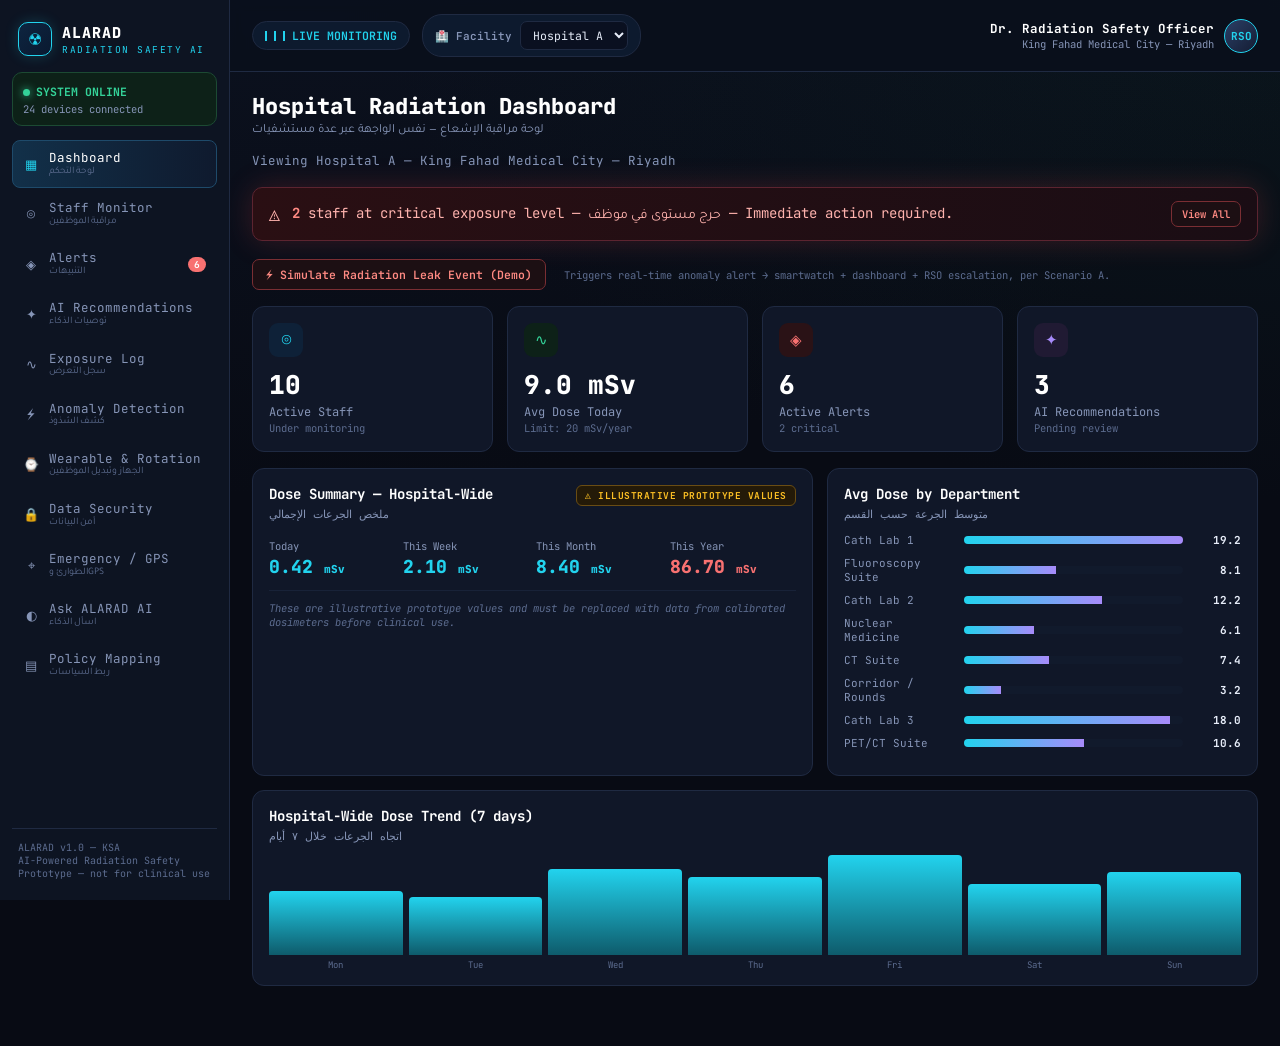
<file: index.html>
<!DOCTYPE html>
<html lang="en">
<head>
<meta charset="UTF-8">
<meta name="viewport" content="width=device-width, initial-scale=1.0">
<title>ALARAD — Radiation Safety AI</title>
<link rel="stylesheet" href="css/styles.css">
</head>
<body>

<div id="toastHost"></div>

<div class="shell">

  <!-- ================= SIDEBAR ================= -->
  <div class="sidebar">
    <div class="brand">
      <div class="brand-badge">☢</div>
      <div>
        <div class="brand-name">ALARAD</div>
        <div class="brand-sub">RADIATION SAFETY AI</div>
      </div>
    </div>

    <div class="status-pill">
      <div><span class="dot"></span><span class="lbl">SYSTEM ONLINE</span></div>
      <div class="sub">24 devices connected</div>
    </div>

    <div class="nav" id="navList">
      <a class="nav-item active" data-view="dashboard"><span class="icon">▦</span><span class="txt">Dashboard<span class="ar">لوحة التحكم</span></span></a>
      <a class="nav-item" data-view="staff"><span class="icon">◎</span><span class="txt">Staff Monitor<span class="ar">مراقبة الموظفين</span></span></a>
      <a class="nav-item" data-view="alerts"><span class="icon">◈</span><span class="txt">Alerts<span class="ar">التنبيهات</span></span><span class="nav-badge" id="alertCountBadge">3</span></a>
      <a class="nav-item" data-view="airec"><span class="icon">✦</span><span class="txt">AI Recommendations<span class="ar">توصيات الذكاء</span></span></a>
      <a class="nav-item" data-view="exposure"><span class="icon">∿</span><span class="txt">Exposure Log<span class="ar">سجل التعرض</span></span></a>
      <a class="nav-item" data-view="anomaly"><span class="icon">⚡</span><span class="txt">Anomaly Detection<span class="ar">كشف الشذوذ</span></span></a>
      <a class="nav-item" data-view="wearable"><span class="icon">⌚</span><span class="txt">Wearable & Rotation<span class="ar">الجهاز وتبديل الموظفين</span></span></a>
      <a class="nav-item" data-view="security"><span class="icon">🔒</span><span class="txt">Data Security<span class="ar">أمن البيانات</span></span></a>
      <a class="nav-item" data-view="emergency"><span class="icon">⌖</span><span class="txt">Emergency / GPS<span class="ar">الطوارئ وGPS</span></span></a>
      <a class="nav-item" data-view="askai"><span class="icon">◐</span><span class="txt">Ask ALARAD AI<span class="ar">اسأل الذكاء</span></span></a>
      <a class="nav-item" data-view="policy"><span class="icon">▤</span><span class="txt">Policy Mapping<span class="ar">ربط السياسات</span></span></a>
    </div>

    <div class="sidebar-foot">ALARAD v1.0 — KSA<br>AI-Powered Radiation Safety<br>Prototype — not for clinical use</div>
  </div>

  <!-- ================= MAIN ================= -->
  <div class="main">
    <div class="topbar">
      <div style="display:flex;align-items:center;gap:12px;">
        <div class="live-pill"><span class="bar"></span><span class="bar"></span><span class="bar"></span> LIVE MONITORING</div>
        <div class="facility-switcher">
          <label for="facilitySelect">🏥 Facility</label>
          <select id="facilitySelect"></select>
        </div>
      </div>
      <div class="profile">
        <div style="text-align:right;">
          <div class="name">Dr. Radiation Safety Officer</div>
          <div class="role" id="profileFacility">King Fahad Medical City</div>
        </div>
        <div class="avatar">RSO</div>
      </div>
    </div>

    <!-- ============ DASHBOARD ============ -->
    <div class="view active" id="view-dashboard">
      <h1 class="page-title">Hospital Radiation Dashboard</h1>
      <p class="page-sub ar">لوحة مراقبة الإشعاع — نفس الواجهة عبر عدة مستشفيات</p>
      <p class="page-sub" id="facilityContext" style="margin-top:-4px;"></p>

      <div class="crit-banner" id="critBanner" style="display:none;">
        <span class="ico">⚠</span>
        <div><b id="critCount">0</b> staff at critical exposure level — <span class="ar" style="direction:rtl">حرج مستوى في موظف</span> — Immediate action required.</div>
        <div class="spacer"></div>
        <button class="btn red sm" data-action="view-all-alerts">View All</button>
      </div>

      <div style="margin-bottom:16px;">
        <button class="btn red" data-action="simulate-leak">⚡ Simulate Radiation Leak Event (Demo)</button>
        <span style="color:var(--muted2);font-size:10.5px;margin-left:10px;">Triggers real-time anomaly alert → smartwatch + dashboard + RSO escalation, per Scenario A.</span>
      </div>

      <div class="grid4">
        <div class="card kpi"><div class="icon blue">◎</div><div class="val" id="kpiStaff">–</div><div class="lbl">Active Staff</div><div class="sub">Under monitoring</div></div>
        <div class="card kpi"><div class="icon green">∿</div><div class="val" id="kpiDose">9.0 mSv</div><div class="lbl">Avg Dose Today</div><div class="sub">Limit: 20 mSv/year</div></div>
        <div class="card kpi"><div class="icon red">◈</div><div class="val" id="kpiAlerts">3</div><div class="lbl">Active Alerts</div><div class="sub" id="kpiAlertsSub">1 critical</div></div>
        <div class="card kpi"><div class="icon purple">✦</div><div class="val">3</div><div class="lbl">AI Recommendations</div><div class="sub">Pending review</div></div>
      </div>

      <div class="grid2">
        <div class="card">
          <div style="display:flex;justify-content:space-between;align-items:flex-start;">
            <div><h3>Dose Summary — Hospital-Wide</h3><div class="ar-title">ملخص الجرعات الإجمالي</div></div>
            <span class="tag-warn">⚠ ILLUSTRATIVE PROTOTYPE VALUES</span>
          </div>
          <div class="dose-row">
            <div class="dose-cell"><div class="k">Today</div><div class="v">0.42 <small style="font-size:11px;">mSv</small></div></div>
            <div class="dose-cell"><div class="k">This Week</div><div class="v">2.10 <small style="font-size:11px;">mSv</small></div></div>
            <div class="dose-cell"><div class="k">This Month</div><div class="v">8.40 <small style="font-size:11px;">mSv</small></div></div>
            <div class="dose-cell hi"><div class="k">This Year</div><div class="v">86.70 <small style="font-size:11px;">mSv</small></div></div>
          </div>
          <div class="foot-note">These are illustrative prototype values and must be replaced with data from calibrated dosimeters before clinical use.</div>
        </div>

        <div class="card">
          <h3>Avg Dose by Department</h3>
          <div class="ar-title">متوسط الجرعة حسب القسم</div>
          <div id="deptBars"></div>
        </div>
      </div>

      <div class="card" style="margin-top:14px;">
        <h3>Hospital-Wide Dose Trend (7 days)</h3>
        <div class="ar-title">اتجاه الجرعات خلال ٧ أيام</div>
        <div class="trend-wrap" id="trendBars" style="margin-bottom:14px;"></div>
      </div>
    </div>

    <!-- ============ STAFF MONITOR ============ -->
    <div class="view" id="view-staff">
      <h1 class="page-title">Staff Monitor</h1>
      <p class="page-sub ar">مراقبة الموظفين</p>
      <div class="card">
        <table>
          <thead><tr><th>Staff / Employee ID</th><th>Role</th><th>Department</th><th>Wearable ID</th><th>Current Shift</th><th>Radiation Dose (Today)</th><th>Cumulative (yr)</th><th>Status</th><th></th></tr></thead>
          <tbody id="staffTable"></tbody>
        </table>
      </div>
    </div>

    <!-- ============ ALERTS ============ -->
    <div class="view" id="view-alerts">
      <h1 class="page-title">Alerts</h1>
      <p class="page-sub ar">التنبيهات</p>
      <div id="alertsList"></div>
    </div>

    <!-- ============ AI RECOMMENDATIONS ============ -->
    <div class="view" id="view-airec">
      <h1 class="page-title">AI Recommendations</h1>
      <p class="page-sub ar">توصيات الذكاء الاصطناعي</p>
      <div class="ai-disclaimer"><span class="ico">ℹ</span><div><b>Not a medical decision:</b> these are safety alerts and workflow recommendations only (rotation, distance, shielding). Any clinical judgment stays with qualified staff and the Radiation Safety Officer.</div></div>
      <div id="recList"></div>
    </div>

    <!-- ============ EXPOSURE LOG ============ -->
    <div class="view" id="view-exposure">
      <h1 class="page-title">Exposure Log</h1>
      <p class="page-sub ar">سجل التعرض</p>
      <div class="card">
        <table>
          <thead><tr><th>Timestamp</th><th>Staff</th><th>Room</th><th>Procedure</th><th>Dose Rate (mSv/h)</th><th>Dose Recorded</th></tr></thead>
          <tbody id="expTable"></tbody>
        </table>
      </div>
    </div>

    <!-- ============ ANOMALY DETECTION ============ -->
    <div class="view" id="view-anomaly">
      <h1 class="page-title">Anomaly Detection</h1>
      <p class="page-sub ar">كشف الشذوذ — نموذج تنبؤ فعلي (بسيط)</p>
      <div class="ai-disclaimer"><span class="ico">ℹ</span><div><b>Not a medical decision:</b> this model outputs a risk score, forecast, and alert/recommendation only — never a diagnosis or treatment instruction.</div></div>

      <div class="grid2">
        <div class="card">
          <h3>Model Input</h3>
          <div class="ar-title">Input: dose rate · time · room · procedure · distance · shielding</div>
          <div class="form-grid">
            <div class="field"><label>Room / Location</label>
              <select id="inRoom"><option>Cath Lab 1</option><option>Cath Lab 2</option><option>Cath Lab 3</option><option>Fluoroscopy Suite</option><option>Nuclear Medicine</option><option>PET/CT Suite</option><option>CT Suite</option></select>
            </div>
            <div class="field"><label>Procedure Type</label>
              <select id="inProc"><option value="1.0">Diagnostic Fluoroscopy (baseline ×1.0)</option><option value="1.8">Interventional Cardiology (×1.8)</option><option value="1.4">Cath Lab Angiography (×1.4)</option><option value="0.6">Nuclear Medicine Scan (×0.6)</option></select>
            </div>
            <div class="field"><label>Measured Dose Rate (µSv/h)</label><input type="number" id="inRate" value="180" min="0"></div>
            <div class="field"><label>Duration (minutes)</label><input type="number" id="inDur" value="45" min="1"></div>
            <div class="field"><label>Distance from Source (m)</label><input type="number" id="inDist" value="1.0" min="0.2" step="0.1"></div>
            <div class="field"><label>Shielding Used</label>
              <select id="inShield"><option value="1">No</option><option value="0.4">Lead apron</option><option value="0.15">Mobile lead shield</option></select>
            </div>
          </div>
          <button class="btn solid" style="margin-top:14px;" data-action="run-anomaly">▶ Recalculate Model</button>
          <div id="anomalyResult"></div>
        </div>

        <div class="card honest-box">
          <h4>Model Honesty Note</h4>
          <p>This is a lightweight, fully computed statistical model — not a lookup table. It uses: (1) a procedure-baseline expected dose-rate table, (2) an inverse-square distance correction, (3) a shielding attenuation factor, (4) a rolling 6-point trailing series with linear-regression forecasting, and (5) a z-score-style deviation check to flag anomalies. Every value below is recalculated live from your inputs — see <code>src/domain/riskEngine.js</code>.</p>
          <p>Production version: replace the baseline table with a trained time-series model (e.g. Prophet / LSTM) fitted on real dosimeter history, and replace the linear trend with the model's own forecast output — only <code>riskEngine.js</code> would need to change.</p>
        </div>
      </div>

      <div class="card" style="margin-top:14px;">
        <h3>AI Inputs — Personalized Risk Assessment</h3>
        <div class="ar-title">مدخلات الذكاء الاصطناعي لتقييم المخاطر الشخصي</div>
        <div class="sensor-grid" id="aiInputsGrid"></div>
        <div class="foot-note">Radiation dose, exposure duration, and previous (cumulative) exposure already drive the computed model above. Heart rate, respiratory rate, and work shift are collected by the wearable (see Wearable & Rotation) but are proposed inputs — not yet wired into the risk model.</div>
      </div>
    </div>

    <!-- ============ WEARABLE & ROTATION ============ -->
    <div class="view" id="view-wearable">
      <h1 class="page-title">Wearable Device & Staff Rotation</h1>
      <p class="page-sub ar">الجهاز القابل للارتداء وربطه بالموظف وتبديل الاستخدام</p>

      <div class="card" style="margin-bottom:14px;">
        <h3>Data Sources Collected by the Wearable</h3>
        <div class="ar-title">مصادر البيانات التي يجمعها الجهاز</div>
        <div class="sensor-grid" id="sensorGrid"></div>
        <div class="foot-note">All five streams are timestamped and tagged with the wearer's Employee ID before transmission, so every reading is traceable to a specific staff member and shift.</div>
      </div>

      <div class="grid2">
        <div class="card">
          <h3>Device ↔ Employee ID Binding</h3>
          <div class="ar-title">ربط رقم الجهاز برقم الموظف (Employee ID)</div>
          <div id="deviceBindings"></div>
        </div>
        <div class="card">
          <h3>Staff Rotation Log</h3>
          <div class="ar-title">سجل تبديل ملكية الجهاز بين الموظفين</div>
          <div class="rotation-log" id="rotationLog"></div>
          <button class="btn sm" style="margin-top:10px;" data-action="rotate-device">↻ Simulate Shift-Change Handoff</button>
        </div>
      </div>
    </div>

    <!-- ============ DATA SECURITY ============ -->
    <div class="view" id="view-security">
      <h1 class="page-title">Data Security</h1>
      <p class="page-sub ar">أمن البيانات — الاتصال الآمن، التشفير، والتحقق من الهوية</p>

      <div class="card" style="margin-bottom:14px;">
        <div style="display:flex;justify-content:space-between;align-items:center;flex-wrap:wrap;gap:10px;">
          <div><h3 style="margin:0;">Proposed Security Architecture</h3><div class="ar-title">البنية الأمنية المقترحة</div></div>
          <span class="tag-proposed">PROPOSED — NOT YET IMPLEMENTED IN PRODUCTION</span>
        </div>
        <div class="sensor-grid" id="securityArchGrid" style="margin-top:10px;"></div>
      </div>

      <div class="sec-grid" style="margin-bottom:14px;">
        <div class="sec-card">
          <div class="sec-ico">📡</div>
          <h4>Secure Connection</h4>
          <p>Wearable → mobile app → cloud runs over an authenticated TLS session; the device only transmits to the paired ALARAD gateway, never to an open network.</p>
          <ul class="sec-list"><li>TLS 1.2+ channel</li><li>Certificate-pinned mobile app</li><li>No data leaves the hospital OT/IT boundary unencrypted</li></ul>
        </div>
        <div class="sec-card">
          <div class="sec-ico">🔐</div>
          <h4>Encryption</h4>
          <p>Data is encrypted in transit and at rest, so dose, biometric, and location data cannot be read if intercepted or if storage is accessed directly.</p>
          <ul class="sec-list"><li>AES-256 at rest</li><li>End-to-end encrypted transmission</li><li>Encrypted backups, key rotation</li></ul>
        </div>
        <div class="sec-card">
          <div class="sec-ico">🪪</div>
          <h4>Authentication</h4>
          <p>Every device and dashboard session is tied to a verified Employee ID; only authorized RSO/admin accounts can view hospital-wide data.</p>
          <ul class="sec-list"><li>Device pairing tied to Employee ID</li><li>Role-based dashboard access (RSO / admin / staff)</li><li>Session tokens, audit-logged access</li></ul>
        </div>
      </div>

      <div class="card" style="margin-bottom:14px;">
        <h3>Data Flow: Sensors → Secure Channel → AI → Risk / Alert</h3>
        <div class="ar-title">مسار البيانات من الجهاز إلى الذكاء الاصطناعي ثم إلى التنبيه</div>
        <div class="flow-diagram">
          <div class="flow-box"><div class="fi">⌚</div><div class="ft">Wearable Sensors</div><div class="fs">dose · HR · RR · GPS · shift</div></div>
          <div class="flow-arrow2">→</div>
          <div class="flow-box"><div class="fi">🔒</div><div class="ft">Encrypted Channel</div><div class="fs">TLS + authenticated pairing</div></div>
          <div class="flow-arrow2">→</div>
          <div class="flow-box"><div class="fi">☁</div><div class="ft">Cloud Platform</div><div class="fs">structured, Employee-ID tagged</div></div>
          <div class="flow-arrow2">→</div>
          <div class="flow-box"><div class="fi">✦</div><div class="ft">AI Engine</div><div class="fs">forecast · risk · anomaly</div></div>
          <div class="flow-arrow2">→</div>
          <div class="flow-box risk"><div class="fi">⚠</div><div class="ft">Risk Score / Alert</div><div class="fs">to smartwatch + RSO dashboard</div></div>
        </div>
        <div class="ai-disclaimer" style="margin-top:14px;">
          <span class="ico">ℹ</span>
          <div><b>AI scope:</b> the AI engine outputs a risk score, forecast, or alert/recommendation only. It never outputs a medical diagnosis or treatment decision — all clinical and safety decisions remain with the Radiation Safety Officer and qualified staff.</div>
        </div>
      </div>

      <div class="card" style="margin-bottom:14px;">
        <div style="display:flex;justify-content:space-between;align-items:center;flex-wrap:wrap;gap:10px;">
          <div><h3 style="margin:0;">Data Sources</h3><div class="ar-title">مصادر البيانات ونوع كل مصدر</div></div>
          <span class="tag-proposed">PROTOTYPE MAPPING — NOT LIVE INTEGRATIONS</span>
        </div>
        <div id="dataSourcesList" style="margin-top:6px;"></div>
        <div class="foot-note">Proposed standardized exchange format: <b>JSON</b> — see the payload example below.</div>
      </div>

      <div class="card">
        <h3>Standardized Data / API (simplified)</h3>
        <div class="ar-title">صيغة بيانات موحّدة يرسلها الجهاز عبر API بسيط</div>
        <p style="color:var(--muted);font-size:11.5px;margin:4px 0 10px;">Every wearable reading is sent to the ALARAD API as one standardized JSON payload, so any hospital device or vendor can integrate using the same schema.</p>
        <div class="code-block">POST /api/v1/readings
<span class="c">{</span>
  <span class="k">"employee_id"</span>: <span class="s">"ST-04"</span>,
  <span class="k">"device_id"</span>: <span class="s">"ALARAD-DSM-1042"</span>,
  <span class="k">"timestamp"</span>: <span class="s">"2026-08-28T12:55:00Z"</span>,
  <span class="k">"work_shift"</span>: <span class="s">"Day — 07:00-15:00"</span>,
  <span class="k">"location"</span>: <span class="c">{ "room": "Cath Lab 1", "lat": 24.7136, "lng": 46.6753 }</span>,
  <span class="k">"radiation_dose_rate_uSv_h"</span>: <span class="c">201</span>,
  <span class="k">"heart_rate_bpm"</span>: <span class="c">88</span>,
  <span class="k">"respiratory_rate_bpm"</span>: <span class="c">16</span>,
  <span class="k">"procedure"</span>: <span class="s">"Interventional Cardiology"</span>
<span class="c">}</span>

<span class="c">// AI response</span>
<span class="c">{</span>
  <span class="k">"risk_level"</span>: <span class="s">"critical"</span>,
  <span class="k">"forecast_next_mSv"</span>: <span class="c">0.183</span>,
  <span class="k">"recommendation"</span>: <span class="s">"Rotate staff / increase distance — not a medical decision"</span>
<span class="c">}</span></div>
      </div>
    </div>

    <!-- ============ EMERGENCY / GPS ============ -->
    <div class="view" id="view-emergency">
      <h1 class="page-title">Emergency / GPS</h1>
      <p class="page-sub ar">الطوارئ وتحديد الموقع (GPS)</p>

      <div class="floor-wrap">
        <div class="card">
          <h3>Hospital Floor — Live Staff Position</h3>
          <div class="ar-title">موقع الموظف الحالي (مؤشر داخلي تقريبي)</div>
          <svg id="floorMap" class="floor-map" viewBox="0 0 560 320"></svg>
        </div>
        <div class="card">
          <h3>Selected Staff</h3>
          <div class="staff-info" id="staffInfoPanel"></div>
          <div class="staff-list-mini" id="staffMiniList"></div>
        </div>
      </div>
    </div>

    <!-- ============ ASK ALARAD AI ============ -->
    <div class="view" id="view-askai">
      <h1 class="page-title">Ask ALARAD AI</h1>
      <p class="page-sub ar">اسأل الذكاء الاصطناعي — بحث في قاعدة المعرفة</p>
      <div class="ai-disclaimer"><span class="ico">ℹ</span><div><b>Not a medical decision:</b> answers cite regulatory/policy sources and give recommended actions only — they do not diagnose, treat, or replace RSO / clinical judgment.</div></div>

      <div class="pipeline" id="pipelineTrace">
        <div class="pipe-step" data-p="1">Official Documents</div><div class="pipe-arrow">→</div>
        <div class="pipe-step" data-p="2">Chunking</div><div class="pipe-arrow">→</div>
        <div class="pipe-step" data-p="3">Embeddings</div><div class="pipe-arrow">→</div>
        <div class="pipe-step" data-p="4">Vector DB</div><div class="pipe-arrow">→</div>
        <div class="pipe-step" data-p="5">Semantic Retrieval</div><div class="pipe-arrow">→</div>
        <div class="pipe-step" data-p="6">Top Chunks</div><div class="pipe-arrow">→</div>
        <div class="pipe-step" data-p="7">LLM</div><div class="pipe-arrow">→</div>
        <div class="pipe-step" data-p="8">Answer + Source + Page</div>
      </div>

      <div class="chat-wrap">
        <div class="card">
          <div class="qbox">
            <input id="aiQuestion" placeholder="e.g. What should ALARAD do when an occupational dose approaches the applicable limit?">
            <button class="btn solid" data-action="ask-ai">Ask</button>
          </div>
          <div class="chips">
            <span class="chip" data-action="ask-preset">What should ALARAD do when a dose approaches the limit?</span>
            <span class="chip" data-action="ask-preset">What regulation applies to occupational dose limits in Saudi Arabia?</span>
            <span class="chip" data-action="ask-preset">How does ALARAD detect a radiation leak?</span>
            <span class="chip" data-action="ask-preset">Can exposure data be used in staff performance reviews?</span>
            <span class="chip" data-action="ask-preset">How is data transmitted securely?</span>
          </div>
          <div id="aiAnswerArea"></div>
        </div>

        <div class="card">
          <h3>Knowledge Base</h3>
          <div class="ar-title">مصادر مرتبطة</div>
          <div class="kb-list" id="kbList"></div>
        </div>
      </div>
    </div>

    <!-- ============ POLICY MAPPING ============ -->
    <div class="view" id="view-policy">
      <h1 class="page-title">Policy Mapping</h1>
      <p class="page-sub ar">ربط مكونات الذكاء الاصطناعي بالسياسات التنظيمية (ITU-T Y.3172)</p>

      <div class="card" style="margin-bottom:16px;">
        <div class="flowbar">
          <div class="flow-node hl">AI Component</div><div class="flow-sep">→</div>
          <div class="flow-node">Risk Detection</div><div class="flow-sep">→</div>
          <div class="flow-node">Applicable Policy</div><div class="flow-sep">→</div>
          <div class="flow-node">NRRC</div><div class="flow-sep">→</div>
          <div class="flow-node">Requirement</div><div class="flow-sep">→</div>
          <div class="flow-node">Action</div>
        </div>
        <table>
          <thead><tr><th>Node</th><th>AI Component / Use Case</th><th>Risk Detection</th><th>Applicable Policy</th><th>Requirement</th><th>Action</th></tr></thead>
          <tbody id="policyTable"></tbody>
        </table>
      </div>

      <div class="two-col-note">
        <div class="card honest-box">
          <h4>RAG Architecture (as deployed in this prototype)</h4>
          <p>Official Documents → PDF/Text extraction → Chunking → (Prototype: keyword-weighted match in <code>domain/knowledgeEngine.js</code>. Production: Embeddings) → Vector Database → User Question → Semantic Retrieval → Top relevant chunks → LLM → Answer + Source + Page.</p>
          <p>The "Ask ALARAD AI" tab implements this full chain end-to-end using the 7 reference documents in the Knowledge Base panel; each answer cites the specific source document and a page reference, and low-confidence matches return "I could not find a matching topic" rather than a fabricated answer.</p>
        </div>
        <div class="card honest-box">
          <h4>Human-in-the-Loop</h4>
          <p>Model outputs (predicted dose, risk level, anomaly flags) are checked against dose limits; high-risk alerts are reviewed by a Radiation Safety Officer before escalation — enforced in this prototype via the "Report to Radiation Safety Officer" action on the Emergency / GPS page.</p>
        </div>
      </div>

      <div class="card" style="margin-top:14px;">
        <h3>Identified Policy Gaps</h3>
        <div class="ar-title">الثغرات التنظيمية المحددة</div>
        <div id="policyGapsList"></div>
      </div>
    </div>

  </div>
</div>

<script type="module" src="src/presentation/main.js"></script>
</body>
</html>
</file>
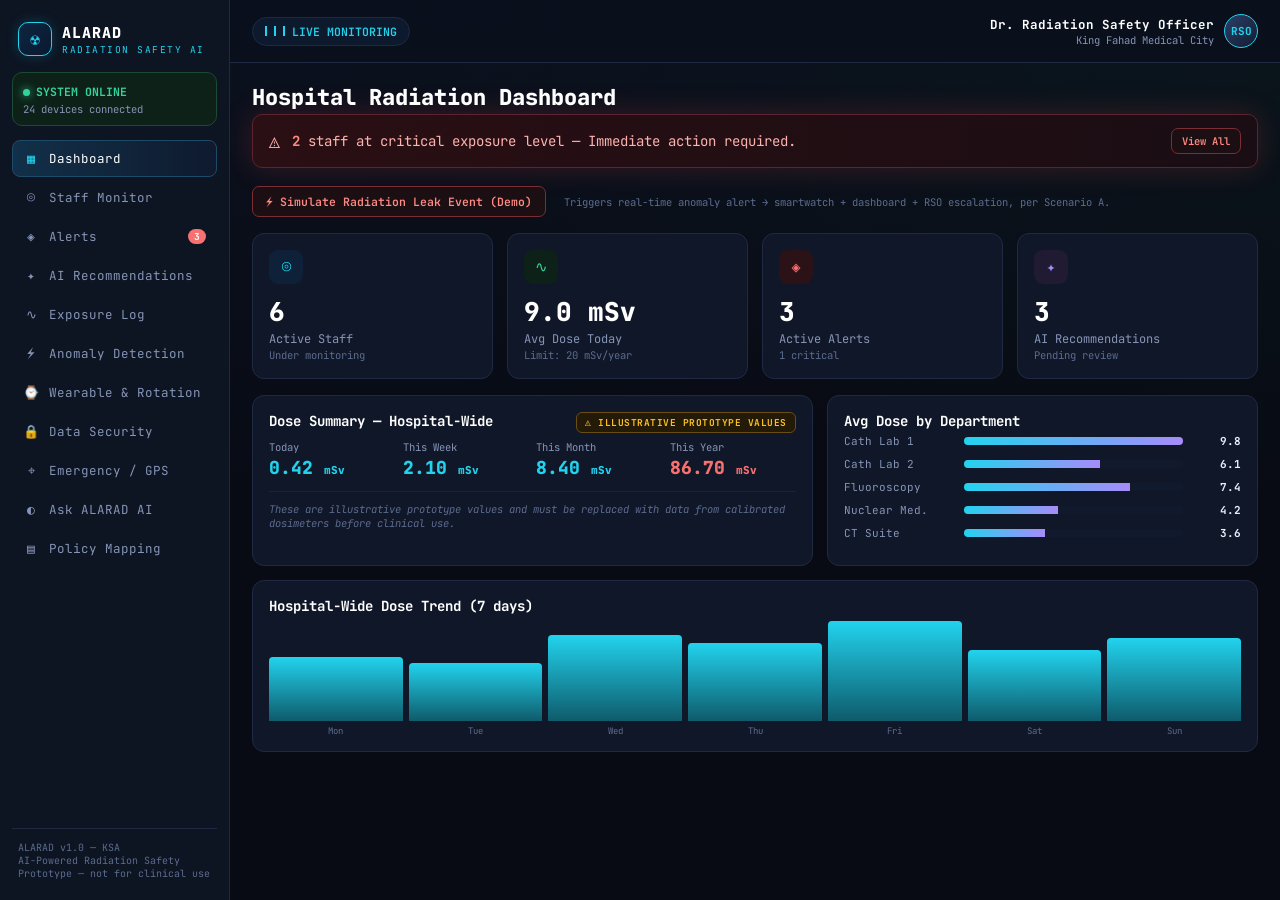
<file: ALARAD_Prototype.html1.html>
<!DOCTYPE html>
<html lang="en">
<head>
<meta charset="UTF-8">
<meta name="viewport" content="width=device-width, initial-scale=1.0">
<title>ALARAD — Radiation Safety AI</title>
<style>
@import url('https://fonts.googleapis.com/css2?family=JetBrains+Mono:wght@400;500;600;700;800&family=Tajawal:wght@400;500;700&display=swap');

:root{
  --bg:#080b14;
  --bg2:#0c1120;
  --panel:#101728;
  --panel2:#0d1422;
  --border:#1f2a42;
  --border-soft:#182238;
  --cyan:#22d3ee;
  --green:#34d399;
  --red:#f87171;
  --red-glow:#ef444433;
  --amber:#fbbf24;
  --purple:#a78bfa;
  --text:#e7edf9;
  --muted:#8695b7;
  --muted2:#5c6c8f;
  --mono:'JetBrains Mono', ui-monospace, monospace;
  --ar:'Tajawal', var(--mono);
}
*{box-sizing:border-box;}
html,body{margin:0;padding:0;}
body{
  background:
    radial-gradient(1200px 600px at 15% -10%, #14213a55, transparent),
    radial-gradient(900px 500px at 100% 0%, #0f2a2c55, transparent),
    var(--bg);
  color:var(--text);
  font-family:var(--mono);
  font-size:14px;
  min-height:100vh;
}
.ar{font-family:var(--ar);}
::selection{background:var(--cyan);color:#001018;}
a{color:var(--cyan);}
button{font-family:inherit;cursor:pointer;}

/* ===== Shell ===== */
.shell{display:flex;min-height:100vh;}

/* ===== Sidebar ===== */
.sidebar{
  width:230px;flex:none;
  background:var(--panel2);
  border-right:1px solid var(--border);
  display:flex;flex-direction:column;
  padding:16px 12px;
  position:sticky;top:0;height:100vh;overflow-y:auto;
}
.brand{display:flex;align-items:center;gap:10px;padding:6px 6px 16px;}
.brand-badge{
  width:34px;height:34px;border-radius:10px;
  background:linear-gradient(135deg,#0e2540,#0a1930);
  border:1px solid var(--cyan);
  display:flex;align-items:center;justify-content:center;
  color:var(--cyan);font-size:16px;
  box-shadow:0 0 14px #22d3ee33;
}
.brand-name{font-weight:800;letter-spacing:1px;font-size:15px;color:#fff;}
.brand-sub{font-size:9.5px;color:var(--cyan);letter-spacing:1.5px;}
.status-pill{
  background:#0d2118;border:1px solid #1c4a33;border-radius:10px;
  padding:9px 10px;margin-bottom:14px;
}
.status-pill .dot{width:7px;height:7px;border-radius:50%;background:var(--green);display:inline-block;box-shadow:0 0 8px var(--green);margin-right:6px;animation:pulse 2s infinite;}
.status-pill .lbl{color:var(--green);font-weight:700;font-size:11.5px;}
.status-pill .sub{color:var(--muted);font-size:10.5px;margin-top:2px;}
@keyframes pulse{0%,100%{opacity:1;}50%{opacity:.35;}}

.nav{display:flex;flex-direction:column;gap:2px;flex:1;}
.nav-item{
  display:flex;align-items:center;gap:10px;
  padding:9px 10px;border-radius:8px;
  color:var(--muted);text-decoration:none;
  border:1px solid transparent;
  font-size:12.5px;
  transition:.15s;position:relative;
}
.nav-item .icon{width:16px;text-align:center;font-size:13px;}
.nav-item .txt{display:flex;flex-direction:column;line-height:1.25;}
.nav-item .txt .ar{font-size:10px;color:var(--muted2);}
.nav-item:hover{background:#0f1a2e;color:var(--text);}
.nav-item.active{
  background:linear-gradient(90deg,#123049,#0f1a2e);
  border-color:#1e4a6a;color:#fff;
}
.nav-item.active .icon{color:var(--cyan);}
.nav-badge{
  margin-left:auto;background:var(--red);color:#fff;
  font-size:9.5px;font-weight:700;border-radius:8px;
  padding:1px 6px;
}
.sidebar-foot{padding:12px 6px 4px;color:var(--muted2);font-size:10px;border-top:1px solid var(--border);margin-top:8px;}

/* ===== Main ===== */
.main{flex:1;min-width:0;display:flex;flex-direction:column;}
.topbar{
  display:flex;align-items:center;justify-content:space-between;
  padding:14px 22px;border-bottom:1px solid var(--border);
  background:#0a0f1cdd;backdrop-filter:blur(6px);
  position:sticky;top:0;z-index:20;
}
.live-pill{
  display:flex;align-items:center;gap:7px;
  background:#0d1a2e;border:1px solid var(--border);
  padding:6px 12px;border-radius:20px;color:var(--cyan);font-size:11.5px;font-weight:600;
}
.live-pill .bar{width:2px;height:10px;background:var(--cyan);display:inline-block;animation:eq 1s infinite ease-in-out;}
.live-pill .bar:nth-child(2){animation-delay:.2s;}
.live-pill .bar:nth-child(3){animation-delay:.4s;}
@keyframes eq{0%,100%{height:5px;}50%{height:12px;}}
.profile{display:flex;align-items:center;gap:10px;}
.profile .name{font-size:12.5px;font-weight:700;color:#fff;}
.profile .role{font-size:10.5px;color:var(--muted);}
.profile .avatar{
  width:34px;height:34px;border-radius:50%;
  background:linear-gradient(135deg,#2b3f66,#141d33);
  border:1px solid var(--cyan);
  display:flex;align-items:center;justify-content:center;font-size:11px;font-weight:700;color:var(--cyan);
}

.view{display:none;padding:20px 22px 60px;animation:fade .25s ease;}
.view.active{display:block;}
@keyframes fade{from{opacity:0;transform:translateY(4px);}to{opacity:1;transform:none;}}

.page-title{font-size:22px;font-weight:800;color:#fff;margin:0 0 2px;}
.page-sub{color:var(--muted);font-size:12.5px;margin:0 0 18px;}

/* ===== Alert banner ===== */
.crit-banner{
  display:flex;align-items:center;gap:12px;
  background:linear-gradient(90deg,#2a0f13,#1a0d14);
  border:1px solid #5c2430;color:#ffb3ae;
  padding:13px 16px;border-radius:10px;margin-bottom:18px;
  box-shadow:0 0 30px var(--red-glow);
}
.crit-banner .ico{font-size:18px;}
.crit-banner b{color:#ff8a83;}
.crit-banner .spacer{flex:1;}
.btn{
  border:1px solid var(--border);background:#101a2e;color:var(--text);
  padding:7px 13px;border-radius:7px;font-size:11.5px;font-weight:600;
}
.btn:hover{border-color:var(--cyan);color:var(--cyan);}
.btn.red{border-color:#7a2e33;color:#ff8a83;background:#1c0f13;}
.btn.red:hover{background:#2a1216;}
.btn.solid{background:var(--cyan);color:#001018;border-color:var(--cyan);}
.btn.solid:hover{filter:brightness(1.1);}
.btn.green{background:var(--green);color:#001a10;border-color:var(--green);}
.btn.ghost{background:transparent;}
.btn.sm{padding:5px 10px;font-size:10.5px;}

/* ===== Grid / cards ===== */
.grid4{display:grid;grid-template-columns:repeat(4,1fr);gap:14px;margin-bottom:16px;}
.grid2{display:grid;grid-template-columns:1.3fr 1fr;gap:14px;}
@media(max-width:1100px){.grid4{grid-template-columns:repeat(2,1fr);}.grid2{grid-template-columns:1fr;}}
.card{
  background:var(--panel);border:1px solid var(--border);
  border-radius:12px;padding:16px;
}
.kpi .icon{
  width:34px;height:34px;border-radius:9px;display:flex;align-items:center;justify-content:center;
  font-size:15px;margin-bottom:10px;
}
.kpi .val{font-size:26px;font-weight:800;color:#fff;}
.kpi .lbl{font-size:12px;color:var(--muted);margin-top:2px;}
.kpi .sub{font-size:10.5px;color:var(--muted2);margin-top:1px;}
.icon.blue{background:#0e2138;color:var(--cyan);}
.icon.green{background:#0d2118;color:var(--green);}
.icon.red{background:#2a1216;color:var(--red);}
.icon.purple{background:#201a33;color:var(--purple);}

.card h3{margin:0 0 4px;font-size:14px;color:#fff;}
.card .ar-title{font-size:11px;color:var(--muted);margin-bottom:12px;}
.tag-warn{
  background:#241a08;border:1px solid #6a4d13;color:var(--amber);
  font-size:9.5px;font-weight:700;padding:3px 8px;border-radius:6px;letter-spacing:.5px;
}
.dose-row{display:flex;justify-content:space-between;gap:8px;margin-top:6px;}
.dose-cell{flex:1;}
.dose-cell .k{font-size:10.5px;color:var(--muted);}
.dose-cell .v{font-size:18px;font-weight:800;color:var(--cyan);margin-top:2px;}
.dose-cell.hi .v{color:var(--red);}
.foot-note{font-size:10.5px;color:var(--muted2);font-style:italic;margin-top:12px;border-top:1px solid var(--border-soft);padding-top:10px;}

/* trend viz */
.trend-wrap{display:flex;align-items:flex-end;gap:6px;height:100px;margin-top:6px;}
.trend-bar{flex:1;background:linear-gradient(180deg,#22d3ee,#0e5b6b);border-radius:4px 4px 0 0;position:relative;min-height:4px;}
.trend-bar span{position:absolute;bottom:-16px;left:0;right:0;text-align:center;font-size:9px;color:var(--muted2);}
.dept-row{display:flex;align-items:center;gap:10px;margin-bottom:9px;}
.dept-row .name{width:110px;font-size:11px;color:var(--muted);flex:none;}
.dept-bar-bg{flex:1;height:8px;background:#111a2c;border-radius:5px;overflow:hidden;}
.dept-bar{height:100%;background:linear-gradient(90deg,#22d3ee,#a78bfa);}
.dept-row .num{width:48px;text-align:right;font-size:11px;color:var(--text);font-weight:700;}

/* tables */
table{width:100%;border-collapse:collapse;font-size:12px;}
th{text-align:left;color:var(--muted);font-weight:600;font-size:10.5px;text-transform:uppercase;letter-spacing:.5px;padding:8px 10px;border-bottom:1px solid var(--border);}
td{padding:10px;border-bottom:1px solid var(--border-soft);color:var(--text);}
tr:hover td{background:#0d1526;}
.badge{padding:3px 9px;border-radius:20px;font-size:10px;font-weight:700;letter-spacing:.3px;display:inline-block;}
.badge.normal{background:#0d2118;color:var(--green);border:1px solid #1c4a33;}
.badge.elevated{background:#241a08;color:var(--amber);border:1px solid #6a4d13;}
.badge.critical{background:#2a1216;color:var(--red);border:1px solid #6a2530;}

/* Alerts list */
.alert-item{display:flex;gap:12px;padding:13px;border:1px solid var(--border);border-radius:10px;margin-bottom:10px;background:var(--panel);}
.alert-item.critical{border-color:#5c2430;background:#180d10;}
.alert-item .dot2{width:9px;height:9px;border-radius:50%;margin-top:4px;flex:none;}
.alert-item.critical .dot2{background:var(--red);box-shadow:0 0 8px var(--red);}
.alert-item.warning .dot2{background:var(--amber);}
.alert-item.info .dot2{background:var(--cyan);}
.alert-item .body{flex:1;}
.alert-item .title{font-weight:700;color:#fff;font-size:12.5px;}
.alert-item .meta{font-size:10.5px;color:var(--muted);margin-top:2px;}
.alert-item .actions{display:flex;gap:6px;margin-top:8px;}

/* toast */
#toastHost{position:fixed;top:16px;right:16px;z-index:999;display:flex;flex-direction:column;gap:10px;max-width:320px;}
.toast{
  background:#0e1626;border:1px solid var(--cyan);border-radius:10px;padding:12px 14px;
  box-shadow:0 8px 30px #000a, 0 0 20px #22d3ee2e;
  animation:slidein .25s ease;font-size:12px;
}
.toast.crit{border-color:var(--red);box-shadow:0 8px 30px #000a,0 0 20px #f8717133;}
.toast .t-title{font-weight:800;color:#fff;font-size:12px;margin-bottom:2px;}
.toast .t-body{color:var(--muted);font-size:11px;}
@keyframes slidein{from{opacity:0;transform:translateX(20px);}to{opacity:1;transform:none;}}

/* Emergency / GPS */
.floor-wrap{display:grid;grid-template-columns:1.4fr 1fr;gap:14px;}
@media(max-width:1000px){.floor-wrap{grid-template-columns:1fr;}}
.floor-map{width:100%;height:auto;background:#0a1020;border-radius:10px;border:1px solid var(--border);}
.room-lbl{fill:var(--muted2);font-size:9px;font-family:var(--mono);}
.room-rect{fill:#0d1526;stroke:#1c2740;stroke-width:1;}
.staff-dot{cursor:pointer;}
.staff-dot circle{transition:.15s;}
.staff-dot:hover circle{r:8;}
.staff-info{margin-top:10px;}
.staff-list-mini{display:flex;flex-direction:column;gap:8px;margin-top:10px;}
.staff-mini-row{
  display:flex;align-items:center;gap:8px;padding:8px 10px;border:1px solid var(--border);border-radius:8px;cursor:pointer;
}
.staff-mini-row:hover{border-color:var(--cyan);}
.staff-mini-row.sel{border-color:var(--cyan);background:#0d1a2c;}
.staff-mini-row .sdot{width:8px;height:8px;border-radius:50%;flex:none;}
.staff-mini-row .sname{font-size:11.5px;font-weight:700;color:#fff;flex:1;}
.staff-mini-row .sroom{font-size:10px;color:var(--muted);}

/* Ask AI */
.chat-wrap{display:grid;grid-template-columns:1fr 260px;gap:14px;}
@media(max-width:1000px){.chat-wrap{grid-template-columns:1fr;}}
.pipeline{display:flex;flex-wrap:wrap;gap:6px;margin-bottom:16px;}
.pipe-step{
  background:#0d1526;border:1px solid var(--border);border-radius:7px;
  padding:6px 10px;font-size:10px;color:var(--muted2);display:flex;align-items:center;gap:6px;
}
.pipe-step.lit{border-color:var(--cyan);color:var(--cyan);background:#0e2233;box-shadow:0 0 10px #22d3ee22;}
.pipe-arrow{color:var(--muted2);font-size:11px;align-self:center;}
.qbox{display:flex;gap:8px;}
.qbox input{
  flex:1;background:#0a1020;border:1px solid var(--border);border-radius:8px;color:var(--text);
  padding:12px 14px;font-family:var(--mono);font-size:13px;
}
.qbox input:focus{outline:none;border-color:var(--cyan);}
.chips{display:flex;flex-wrap:wrap;gap:7px;margin:12px 0 4px;}
.chip{
  background:#0d1526;border:1px solid var(--border);color:var(--muted);
  padding:6px 11px;border-radius:16px;font-size:10.5px;
}
.chip:hover{border-color:var(--cyan);color:var(--cyan);}
.answer-card{margin-top:16px;}
.answer-card .ai-lbl{color:var(--cyan);font-weight:800;font-size:11px;letter-spacing:.5px;margin-bottom:6px;}
.answer-card .ai-text{color:var(--text);font-size:13px;line-height:1.6;margin-bottom:14px;}
.meta-grid{display:grid;grid-template-columns:1fr 1fr;gap:10px;}
.meta-box{background:#0a1020;border:1px solid var(--border-soft);border-radius:8px;padding:10px 12px;}
.meta-box .k{font-size:9.5px;color:var(--muted2);text-transform:uppercase;letter-spacing:.5px;margin-bottom:3px;}
.meta-box .v{font-size:12px;color:var(--text);font-weight:600;}
.meta-box.action .v{color:var(--amber);}
.meta-box a.v{color:var(--cyan);text-decoration:none;}
.meta-box a.v:hover{text-decoration:underline;}
.kb-list{display:flex;flex-direction:column;gap:7px;margin-top:8px;}
.kb-tag{font-size:10.5px;color:var(--muted);padding:6px 8px;border:1px solid var(--border-soft);border-radius:6px;}

/* Anomaly detection form */
.form-grid{display:grid;grid-template-columns:1fr 1fr;gap:12px;}
.field label{display:block;font-size:10.5px;color:var(--muted);margin-bottom:5px;}
.field select,.field input[type=number]{
  width:100%;background:#0a1020;border:1px solid var(--border);border-radius:7px;color:var(--text);
  padding:9px 10px;font-family:var(--mono);font-size:12.5px;
}
.field select:focus,.field input:focus{outline:none;border-color:var(--cyan);}
.result-box{margin-top:16px;padding:14px;border-radius:10px;border:1px solid var(--border);background:#0a1020;}
.result-box.risk-low{border-color:#1c4a33;}
.result-box.risk-med{border-color:#6a4d13;}
.result-box.risk-high{border-color:#6a2530;}
.risk-badge{display:inline-block;padding:4px 12px;border-radius:20px;font-weight:800;font-size:11px;letter-spacing:.5px;}
.risk-badge.low{background:#0d2118;color:var(--green);}
.risk-badge.med{background:#241a08;color:var(--amber);}
.risk-badge.high{background:#2a1216;color:var(--red);}
.calc-line{font-size:11px;color:var(--muted);margin:4px 0;font-family:var(--mono);}
.calc-line b{color:var(--text);}
.spark{margin-top:10px;}

/* policy mapping */
.flowbar{display:flex;align-items:center;gap:8px;flex-wrap:wrap;margin-bottom:20px;}
.flow-node{
  background:#0d1526;border:1px solid var(--border);border-radius:8px;padding:9px 13px;font-size:11px;color:var(--text);font-weight:700;
}
.flow-node.hl{border-color:var(--cyan);color:var(--cyan);}
.flow-sep{color:var(--muted2);}
.node-code{
  display:inline-block;width:26px;height:26px;border-radius:6px;background:#0e2138;color:var(--cyan);
  text-align:center;line-height:26px;font-weight:800;font-size:11px;margin-right:8px;
}

.two-col-note{display:grid;grid-template-columns:1fr 1fr;gap:14px;margin-top:18px;}
@media(max-width:1000px){.two-col-note{grid-template-columns:1fr;}}
.honest-box{border-left:3px solid var(--purple);}
.honest-box h4{margin:0 0 8px;color:var(--purple);font-size:12.5px;}
.honest-box p{font-size:11.5px;color:var(--muted);line-height:1.6;margin:0 0 8px;}

.rtl{direction:rtl;text-align:right;}

/* ===== AI disclaimer ===== */
.ai-disclaimer{
  display:flex;gap:10px;align-items:flex-start;
  background:#0d1a2e;border:1px solid #2a3a5c;border-left:3px solid var(--cyan);
  border-radius:8px;padding:11px 14px;margin-bottom:16px;font-size:11.5px;color:var(--muted);
}
.ai-disclaimer b{color:var(--cyan);}
.ai-disclaimer .ico{font-size:15px;flex:none;}

/* ===== Wearable / sensors ===== */
.sensor-grid{display:grid;grid-template-columns:repeat(5,1fr);gap:10px;margin:10px 0 4px;}
@media(max-width:1100px){.sensor-grid{grid-template-columns:repeat(2,1fr);}}
.sensor-card{background:#0a1020;border:1px solid var(--border);border-radius:9px;padding:11px;text-align:center;}
.sensor-card .sic{font-size:18px;margin-bottom:4px;}
.sensor-card .sname{font-size:10.5px;color:var(--muted);}
.sensor-card .sval{font-size:15px;font-weight:800;color:#fff;margin-top:3px;}
.sensor-card .sunit{font-size:9.5px;color:var(--muted2);}

.device-row{display:flex;align-items:center;gap:10px;padding:10px;border:1px solid var(--border);border-radius:9px;margin-bottom:8px;}
.device-row .did{font-family:var(--mono);font-size:11px;color:var(--cyan);font-weight:700;width:110px;flex:none;}
.device-row .arrow{color:var(--muted2);}
.device-row .who{flex:1;font-size:12px;color:#fff;font-weight:700;}
.device-row .since{font-size:10px;color:var(--muted2);}

.rotation-log{display:flex;flex-direction:column;gap:0;margin-top:6px;}
.rotation-item{display:flex;gap:12px;padding:10px 0;border-bottom:1px solid var(--border-soft);font-size:11.5px;}
.rotation-item:last-child{border-bottom:none;}
.rotation-item .time{width:70px;flex:none;color:var(--muted2);}
.rotation-item .txt{color:var(--text);}
.rotation-item .txt b{color:#fff;}

/* ===== Security ===== */
.sec-grid{display:grid;grid-template-columns:repeat(3,1fr);gap:14px;}
@media(max-width:900px){.sec-grid{grid-template-columns:1fr;}}
.sec-card{background:var(--panel);border:1px solid var(--border);border-radius:12px;padding:16px;}
.sec-card .sec-ico{width:36px;height:36px;border-radius:9px;background:#0e2138;color:var(--cyan);display:flex;align-items:center;justify-content:center;font-size:16px;margin-bottom:10px;}
.sec-card h4{margin:0 0 6px;color:#fff;font-size:13px;}
.sec-card p{margin:0;color:var(--muted);font-size:11.5px;line-height:1.6;}
.sec-list{margin:8px 0 0;padding-left:16px;color:var(--muted);font-size:11px;line-height:1.8;}

.code-block{
  background:#070b14;border:1px solid var(--border);border-radius:9px;padding:14px 16px;
  font-family:var(--mono);font-size:11px;color:#9fd4ff;overflow-x:auto;line-height:1.6;white-space:pre;
}
.code-block .k{color:var(--cyan);}
.code-block .s{color:#c3e88d;}
.code-block .c{color:var(--muted2);}

.flow-diagram{display:flex;align-items:center;flex-wrap:wrap;gap:8px;margin:14px 0 4px;}
.flow-box{
  background:#0d1526;border:1px solid var(--border);border-radius:9px;padding:12px 14px;text-align:center;min-width:110px;
}
.flow-box .fi{font-size:16px;margin-bottom:4px;}
.flow-box .ft{font-size:10.5px;font-weight:700;color:#fff;}
.flow-box .fs{font-size:9px;color:var(--muted2);}
.flow-box.risk{border-color:#6a2530;}
.flow-box.risk .ft{color:var(--red);}
.flow-arrow2{color:var(--cyan);font-size:16px;}
</style>
</head>
<body>

<div id="toastHost"></div>

<div class="shell">

  <!-- ================= SIDEBAR ================= -->
  <div class="sidebar">
    <div class="brand">
      <div class="brand-badge">☢</div>
      <div>
        <div class="brand-name">ALARAD</div>
        <div class="brand-sub">RADIATION SAFETY AI</div>
      </div>
    </div>

    <div class="status-pill">
      <div><span class="dot"></span><span class="lbl">SYSTEM ONLINE</span></div>
      <div class="sub">24 devices connected</div>
    </div>

    <div class="nav" id="navList">
      <a class="nav-item active" data-view="dashboard"><span class="icon">▦</span><span class="txt">Dashboard</span></a>
      <a class="nav-item" data-view="staff"><span class="icon">◎</span><span class="txt">Staff Monitor</span></a>
      <a class="nav-item" data-view="alerts"><span class="icon">◈</span><span class="txt">Alerts</span><span class="nav-badge" id="alertCountBadge">3</span></a>
      <a class="nav-item" data-view="airec"><span class="icon">✦</span><span class="txt">AI Recommendations</span></a>
      <a class="nav-item" data-view="exposure"><span class="icon">∿</span><span class="txt">Exposure Log</span></a>
      <a class="nav-item" data-view="anomaly"><span class="icon">⚡</span><span class="txt">Anomaly Detection</span></a>
      <a class="nav-item" data-view="wearable"><span class="icon">⌚</span><span class="txt">Wearable & Rotation</span></a>
      <a class="nav-item" data-view="security"><span class="icon">🔒</span><span class="txt">Data Security</span></a>
      <a class="nav-item" data-view="emergency"><span class="icon">⌖</span><span class="txt">Emergency / GPS</span></a>
      <a class="nav-item" data-view="askai"><span class="icon">◐</span><span class="txt">Ask ALARAD AI</span></a>
      <a class="nav-item" data-view="policy"><span class="icon">▤</span><span class="txt">Policy Mapping</span></a>
    </div>

    <div class="sidebar-foot">ALARAD v1.0 — KSA<br>AI-Powered Radiation Safety<br>Prototype — not for clinical use</div>
  </div>

  <!-- ================= MAIN ================= -->
  <div class="main">
    <div class="topbar">
      <div class="live-pill"><span class="bar"></span><span class="bar"></span><span class="bar"></span> LIVE MONITORING</div>
      <div class="profile">
        <div style="text-align:right;">
          <div class="name">Dr. Radiation Safety Officer</div>
          <div class="role">King Fahad Medical City</div>
        </div>
        <div class="avatar">RSO</div>
      </div>
    </div>

    <!-- ============ DASHBOARD ============ -->
    <div class="view active" id="view-dashboard">
      <h1 class="page-title">Hospital Radiation Dashboard</h1>

      <div class="crit-banner" id="critBanner" style="display:flex;">
        <span class="ico">⚠</span>
        <div><b id="critCount">2</b> staff at critical exposure level — Immediate action required.</div>
        <div class="spacer"></div>
        <button class="btn red sm" onclick="showView('alerts')">View All</button>
      </div>

      <div style="margin-bottom:16px;">
        <button class="btn red" onclick="simulateLeak()">⚡ Simulate Radiation Leak Event (Demo)</button>
        <span style="color:var(--muted2);font-size:10.5px;margin-left:10px;">Triggers real-time anomaly alert → smartwatch + dashboard + RSO escalation, per Scenario A.</span>
      </div>

      <div class="grid4">
        <div class="card kpi"><div class="icon blue">◎</div><div class="val" id="kpiStaff">6</div><div class="lbl">Active Staff</div><div class="sub">Under monitoring</div></div>
        <div class="card kpi"><div class="icon green">∿</div><div class="val" id="kpiDose">9.0 mSv</div><div class="lbl">Avg Dose Today</div><div class="sub">Limit: 20 mSv/year</div></div>
        <div class="card kpi"><div class="icon red">◈</div><div class="val" id="kpiAlerts">3</div><div class="lbl">Active Alerts</div><div class="sub" id="kpiAlertsSub">1 critical</div></div>
        <div class="card kpi"><div class="icon purple">✦</div><div class="val">3</div><div class="lbl">AI Recommendations</div><div class="sub">Pending review</div></div>
      </div>

      <div class="grid2">
        <div class="card">
          <div style="display:flex;justify-content:space-between;align-items:flex-start;">
            <div><h3>Dose Summary — Hospital-Wide</h3>
</div>
            <span class="tag-warn">⚠ ILLUSTRATIVE PROTOTYPE VALUES</span>
          </div>
          <div class="dose-row">
            <div class="dose-cell"><div class="k">Today</div><div class="v">0.42 <small style="font-size:11px;">mSv</small></div></div>
            <div class="dose-cell"><div class="k">This Week</div><div class="v">2.10 <small style="font-size:11px;">mSv</small></div></div>
            <div class="dose-cell"><div class="k">This Month</div><div class="v">8.40 <small style="font-size:11px;">mSv</small></div></div>
            <div class="dose-cell hi"><div class="k">This Year</div><div class="v">86.70 <small style="font-size:11px;">mSv</small></div></div>
          </div>
          <div class="foot-note">These are illustrative prototype values and must be replaced with data from calibrated dosimeters before clinical use.</div>
        </div>

        <div class="card">
          <h3>Avg Dose by Department</h3>
          <div id="deptBars"></div>
        </div>
      </div>

      <div class="card" style="margin-top:14px;">
        <h3>Hospital-Wide Dose Trend (7 days)</h3>
        <div class="trend-wrap" id="trendBars" style="margin-bottom:14px;"></div>
      </div>
    </div>

    <!-- ============ STAFF MONITOR ============ -->
    <div class="view" id="view-staff">
      <h1 class="page-title">Staff Monitor</h1>
      <div class="card">
        <table>
          <thead><tr><th>Staff / Employee ID</th><th>Role</th><th>Department</th><th>Today's Dose</th><th>Cumulative (yr)</th><th>Status</th><th></th></tr></thead>
          <tbody id="staffTable"></tbody>
        </table>
      </div>
    </div>

    <!-- ============ ALERTS ============ -->
    <div class="view" id="view-alerts">
      <h1 class="page-title">Alerts</h1>
      <div id="alertsList"></div>
    </div>

    <!-- ============ AI RECOMMENDATIONS ============ -->
    <div class="view" id="view-airec">
      <h1 class="page-title">AI Recommendations</h1>
      <div class="ai-disclaimer"><span class="ico">ℹ</span><div><b>Not a medical decision:</b> these are safety alerts and workflow recommendations only (rotation, distance, shielding). Any clinical judgment stays with qualified staff and the Radiation Safety Officer.</div></div>
      <div id="recList"></div>
    </div>

    <!-- ============ EXPOSURE LOG ============ -->
    <div class="view" id="view-exposure">
      <h1 class="page-title">Exposure Log</h1>
      <div class="card">
        <table>
          <thead><tr><th>Timestamp</th><th>Staff</th><th>Room</th><th>Procedure</th><th>Dose Rate (mSv/h)</th><th>Dose Recorded</th></tr></thead>
          <tbody id="expTable"></tbody>
        </table>
      </div>
    </div>

    <!-- ============ ANOMALY DETECTION ============ -->
    <div class="view" id="view-anomaly">
      <h1 class="page-title">Anomaly Detection</h1>
      <div class="ai-disclaimer"><span class="ico">ℹ</span><div><b>Not a medical decision:</b> this model outputs a risk score, forecast, and alert/recommendation only — never a diagnosis or treatment instruction.</div></div>

      <div class="grid2">
        <div class="card">
          <h3>Model Input</h3>
          <div class="form-grid">
            <div class="field"><label>Room / Location</label>
              <select id="inRoom"><option>Cath Lab 1</option><option>Cath Lab 2</option><option>Fluoroscopy Suite</option><option>Nuclear Medicine</option><option>CT Suite</option></select>
            </div>
            <div class="field"><label>Procedure Type</label>
              <select id="inProc"><option value="1.0">Diagnostic Fluoroscopy (baseline ×1.0)</option><option value="1.8">Interventional Cardiology (×1.8)</option><option value="1.4">Cath Lab Angiography (×1.4)</option><option value="0.6">Nuclear Medicine Scan (×0.6)</option></select>
            </div>
            <div class="field"><label>Measured Dose Rate (µSv/h)</label><input type="number" id="inRate" value="180" min="0"></div>
            <div class="field"><label>Duration (minutes)</label><input type="number" id="inDur" value="45" min="1"></div>
            <div class="field"><label>Distance from Source (m)</label><input type="number" id="inDist" value="1.0" min="0.2" step="0.1"></div>
            <div class="field"><label>Shielding Used</label>
              <select id="inShield"><option value="1">No</option><option value="0.4">Lead apron</option><option value="0.15">Mobile lead shield</option></select>
            </div>
          </div>
          <button class="btn solid" style="margin-top:14px;" onclick="runAnomalyModel()">▶ Recalculate Model</button>
          <div id="anomalyResult"></div>
        </div>

        <div class="card honest-box">
          <h4>Model Honesty Note</h4>
          <p>This is a lightweight, fully computed statistical model — not a lookup table. It uses: (1) a procedure-baseline expected dose-rate table, (2) an inverse-square distance correction, (3) a shielding attenuation factor, (4) a rolling 6-point trailing series with linear-regression forecasting, and (5) a z-score-style deviation check to flag anomalies. Every value below is recalculated live from your inputs.</p>
          <p>Production version: replace the baseline table with a trained time-series model (e.g. Prophet / LSTM) fitted on real dosimeter history, and replace the linear trend with the model's own forecast output.</p>
        </div>
      </div>
    </div>

    <!-- ============ WEARABLE & ROTATION ============ -->
    <div class="view" id="view-wearable">
      <h1 class="page-title">Wearable Device & Staff Rotation</h1>

      <div class="card" style="margin-bottom:14px;">
        <h3>Data Sources Collected by the Wearable</h3>
        <div class="sensor-grid" id="sensorGrid"></div>
        <div class="foot-note">All five streams are timestamped and tagged with the wearer's Employee ID before transmission, so every reading is traceable to a specific staff member and shift.</div>
      </div>

      <div class="grid2">
        <div class="card">
          <h3>Device ↔ Employee ID Binding</h3>
          <div id="deviceBindings"></div>
        </div>
        <div class="card">
          <h3>Staff Rotation Log</h3>
          <div class="rotation-log" id="rotationLog"></div>
          <button class="btn sm" style="margin-top:10px;" onclick="rotateDevice()">↻ Simulate Shift-Change Handoff</button>
        </div>
      </div>
    </div>

    <!-- ============ DATA SECURITY ============ -->
    <div class="view" id="view-security">
      <h1 class="page-title">Data Security</h1>

      <div class="sec-grid" style="margin-bottom:14px;">
        <div class="sec-card">
          <div class="sec-ico">📡</div>
          <h4>Secure Connection</h4>
          <p>Wearable → mobile app → cloud runs over an authenticated TLS session; the device only transmits to the paired ALARAD gateway, never to an open network.</p>
          <ul class="sec-list"><li>TLS 1.2+ channel</li><li>Certificate-pinned mobile app</li><li>No data leaves the hospital OT/IT boundary unencrypted</li></ul>
        </div>
        <div class="sec-card">
          <div class="sec-ico">🔐</div>
          <h4>Encryption</h4>
          <p>Data is encrypted in transit and at rest, so dose, biometric, and location data cannot be read if intercepted or if storage is accessed directly.</p>
          <ul class="sec-list"><li>AES-256 at rest</li><li>End-to-end encrypted transmission</li><li>Encrypted backups, key rotation</li></ul>
        </div>
        <div class="sec-card">
          <div class="sec-ico">🪪</div>
          <h4>Authentication</h4>
          <p>Every device and dashboard session is tied to a verified Employee ID; only authorized RSO/admin accounts can view hospital-wide data.</p>
          <ul class="sec-list"><li>Device pairing tied to Employee ID</li><li>Role-based dashboard access (RSO / admin / staff)</li><li>Session tokens, audit-logged access</li></ul>
        </div>
      </div>

      <div class="card" style="margin-bottom:14px;">
        <h3>Data Flow: Sensors → Secure Channel → AI → Risk / Alert</h3>
        <div class="flow-diagram">
          <div class="flow-box"><div class="fi">⌚</div><div class="ft">Wearable Sensors</div><div class="fs">dose · HR · RR · GPS · shift</div></div>
          <div class="flow-arrow2">→</div>
          <div class="flow-box"><div class="fi">🔒</div><div class="ft">Encrypted Channel</div><div class="fs">TLS + authenticated pairing</div></div>
          <div class="flow-arrow2">→</div>
          <div class="flow-box"><div class="fi">☁</div><div class="ft">Cloud Platform</div><div class="fs">structured, Employee-ID tagged</div></div>
          <div class="flow-arrow2">→</div>
          <div class="flow-box"><div class="fi">✦</div><div class="ft">AI Engine</div><div class="fs">forecast · risk · anomaly</div></div>
          <div class="flow-arrow2">→</div>
          <div class="flow-box risk"><div class="fi">⚠</div><div class="ft">Risk Score / Alert</div><div class="fs">to smartwatch + RSO dashboard</div></div>
        </div>
        <div class="ai-disclaimer" style="margin-top:14px;">
          <span class="ico">ℹ</span>
          <div><b>AI scope:</b> the AI engine outputs a risk score, forecast, or alert/recommendation only. It never outputs a medical diagnosis or treatment decision — all clinical and safety decisions remain with the Radiation Safety Officer and qualified staff.</div>
        </div>
      </div>

      <div class="card">
        <h3>Standardized Data / API (simplified)</h3>
        <p style="color:var(--muted);font-size:11.5px;margin:4px 0 10px;">Every wearable reading is sent to the ALARAD API as one standardized JSON payload, so any hospital device or vendor can integrate using the same schema.</p>
        <div class="code-block">POST /api/v1/readings
<span class="c">{</span>
  <span class="k">"employee_id"</span>: <span class="s">"ST-04"</span>,
  <span class="k">"device_id"</span>: <span class="s">"ALARAD-DSM-1042"</span>,
  <span class="k">"timestamp"</span>: <span class="s">"2026-08-28T12:55:00Z"</span>,
  <span class="k">"work_shift"</span>: <span class="s">"Day — 07:00-15:00"</span>,
  <span class="k">"location"</span>: <span class="c">{ "room": "Cath Lab 1", "lat": 24.7136, "lng": 46.6753 }</span>,
  <span class="k">"radiation_dose_rate_uSv_h"</span>: <span class="c">201</span>,
  <span class="k">"heart_rate_bpm"</span>: <span class="c">88</span>,
  <span class="k">"respiratory_rate_bpm"</span>: <span class="c">16</span>,
  <span class="k">"procedure"</span>: <span class="s">"Interventional Cardiology"</span>
<span class="c">}</span>

<span class="c">// AI response</span>
<span class="c">{</span>
  <span class="k">"risk_level"</span>: <span class="s">"critical"</span>,
  <span class="k">"forecast_next_mSv"</span>: <span class="c">0.183</span>,
  <span class="k">"recommendation"</span>: <span class="s">"Rotate staff / increase distance — not a medical decision"</span>
<span class="c">}</span></div>
      </div>
    </div>

    <!-- ============ EMERGENCY / GPS ============ -->
    <div class="view" id="view-emergency">
      <h1 class="page-title">Emergency / GPS</h1>

      <div class="floor-wrap">
        <div class="card">
          <h3>Hospital Floor — Live Staff Position</h3>
          <svg id="floorMap" class="floor-map" viewBox="0 0 560 320"></svg>
        </div>
        <div class="card">
          <h3>Selected Staff</h3>
          <div class="staff-info" id="staffInfoPanel"></div>
          <div class="staff-list-mini" id="staffMiniList"></div>
        </div>
      </div>
    </div>

    <!-- ============ ASK ALARAD AI ============ -->
    <div class="view" id="view-askai">
      <h1 class="page-title">Ask ALARAD AI</h1>
      <div class="ai-disclaimer"><span class="ico">ℹ</span><div><b>Not a medical decision:</b> answers cite regulatory/policy sources and give recommended actions only — they do not diagnose, treat, or replace RSO / clinical judgment.</div></div>

      <div class="pipeline" id="pipelineTrace">
        <div class="pipe-step" data-p="1">Official Documents</div><div class="pipe-arrow">→</div>
        <div class="pipe-step" data-p="2">Chunking</div><div class="pipe-arrow">→</div>
        <div class="pipe-step" data-p="3">Embeddings</div><div class="pipe-arrow">→</div>
        <div class="pipe-step" data-p="4">Vector DB</div><div class="pipe-arrow">→</div>
        <div class="pipe-step" data-p="5">Semantic Retrieval</div><div class="pipe-arrow">→</div>
        <div class="pipe-step" data-p="6">Top Chunks</div><div class="pipe-arrow">→</div>
        <div class="pipe-step" data-p="7">LLM</div><div class="pipe-arrow">→</div>
        <div class="pipe-step" data-p="8">Answer + Source + Page</div>
      </div>

      <div class="chat-wrap">
        <div class="card">
          <div class="qbox">
            <input id="aiQuestion" placeholder="e.g. What should ALARAD do when an occupational dose approaches the applicable limit?" onkeydown="if(event.key==='Enter')askAlaradAI()">
            <button class="btn solid" onclick="askAlaradAI()">Ask</button>
          </div>
          <div class="chips">
            <span class="chip" onclick="askPreset(this)">What should ALARAD do when a dose approaches the limit?</span>
            <span class="chip" onclick="askPreset(this)">What regulation applies to occupational dose limits in Saudi Arabia?</span>
            <span class="chip" onclick="askPreset(this)">How does ALARAD detect a radiation leak?</span>
            <span class="chip" onclick="askPreset(this)">Can exposure data be used in staff performance reviews?</span>
            <span class="chip" onclick="askPreset(this)">How is data transmitted securely?</span>
          </div>
          <div id="aiAnswerArea"></div>
        </div>

        <div class="card">
          <h3>Knowledge Base</h3>
          <div class="kb-list" id="kbList"></div>
        </div>
      </div>
    </div>

    <!-- ============ POLICY MAPPING ============ -->
    <div class="view" id="view-policy">
      <h1 class="page-title">Policy Mapping</h1>

      <div class="card" style="margin-bottom:16px;">
        <div class="flowbar">
          <div class="flow-node hl">AI Component</div><div class="flow-sep">→</div>
          <div class="flow-node">Risk Detection</div><div class="flow-sep">→</div>
          <div class="flow-node">Applicable Policy</div><div class="flow-sep">→</div>
          <div class="flow-node">NRRC</div><div class="flow-sep">→</div>
          <div class="flow-node">Requirement</div><div class="flow-sep">→</div>
          <div class="flow-node">Action</div>
        </div>
        <table>
          <thead><tr><th>Node</th><th>AI Component / Use Case</th><th>Risk Detection</th><th>Applicable Policy</th><th>Requirement</th><th>Action</th></tr></thead>
          <tbody id="policyTable"></tbody>
        </table>
      </div>

      <div class="two-col-note">
        <div class="card honest-box">
          <h4>RAG Architecture (as deployed in this prototype)</h4>
          <p>Official Documents → PDF/Text extraction → Chunking → (Prototype: keyword-weighted match. Production: Embeddings) → Vector Database → User Question → Semantic Retrieval → Top relevant chunks → LLM → Answer + Source + Page.</p>
          <p>The "Ask ALARAD AI" tab implements this full chain end-to-end using the 11 reference documents in the Knowledge Base panel; each answer cites the specific source document and a page reference, and low-confidence matches return "I could not find a matching topic" rather than a fabricated answer.</p>
        </div>
        <div class="card honest-box">
          <h4>Human-in-the-Loop</h4>
          <p>Model outputs (predicted dose, risk level, anomaly flags) are checked against dose limits; high-risk alerts are reviewed by a Radiation Safety Officer before escalation — enforced in this prototype via the "Report to Radiation Safety Officer" action on the Emergency / GPS page.</p>
        </div>
      </div>
    </div>

  </div>
</div>

<script>
/* ============================================================
   NAVIGATION
============================================================ */
function showView(id){
  document.querySelectorAll('.view').forEach(v=>v.classList.remove('active'));
  document.getElementById('view-'+id).classList.add('active');
  document.querySelectorAll('.nav-item').forEach(n=>n.classList.remove('active'));
  document.querySelector('.nav-item[data-view="'+id+'"]').classList.add('active');
  window.scrollTo({top:0,behavior:'smooth'});
}
document.querySelectorAll('.nav-item').forEach(n=>{
  n.addEventListener('click',()=>showView(n.dataset.view));
});

/* ============================================================
   TOASTS
============================================================ */
function toast(title, body, crit){
  const host=document.getElementById('toastHost');
  const el=document.createElement('div');
  el.className='toast'+(crit?' crit':'');
  el.innerHTML='<div class="t-title">'+title+'</div><div class="t-body">'+body+'</div>';
  host.appendChild(el);
  setTimeout(()=>{el.style.opacity='0';el.style.transition='.4s';setTimeout(()=>el.remove(),400);},5200);
}

/* ============================================================
   MOCK DATA
============================================================ */
const staff = [
  {id:'ST-04', name:'T. Al-Qahtani', role:'Interventional Radiologist', dept:'Cath Lab 1', today:0.61, year:19.2, status:'critical', x:150, y:90},
  {id:'ST-11', name:'F. Al-Harbi', role:'Radiologic Technologist', dept:'Fluoroscopy Suite', today:0.58, year:18.6, status:'critical', x:330, y:70},
  {id:'ST-02', name:'S. Al-Dosari', role:'Cath Lab Staff', dept:'Cath Lab 2', today:0.29, year:9.8, status:'normal', x:150, y:200},
  {id:'ST-07', name:'M. Al-Zahrani', role:'Nuclear Medicine Staff', dept:'Nuclear Medicine', today:0.18, year:6.1, status:'normal', x:420, y:210},
  {id:'ST-09', name:'A. Al-Otaibi', role:'Radiation Therapist', dept:'CT Suite', today:0.22, year:7.4, status:'normal', x:420, y:90},
  {id:'ST-15', name:'H. Al-Shammari', role:'Medical Physicist', dept:'Corridor / Rounds', today:0.09, year:3.2, status:'normal', x:270, y:150},
];

const depts = [
  {name:'Cath Lab 1', v:9.8},{name:'Cath Lab 2', v:6.1},{name:'Fluoroscopy', v:7.4},
  {name:'Nuclear Med.', v:4.2},{name:'CT Suite', v:3.6}
];

const trend = [0.31,0.28,0.44,0.39,0.52,0.35,0.42];

let alerts = [
  {id:1,level:'critical',title:'ST-04 approaching critical exposure level',meta:'Cath Lab 1 · 2 min ago · Source: Anomaly Detection model',ack:false},
  {id:2,level:'warning',title:'ST-11 elevated dose rate this week',meta:'Fluoroscopy Suite · 40 min ago · Source: Time-series forecast',ack:false},
  {id:3,level:'info',title:'Weekly compliance report generated',meta:'Hospital-wide · 3 hrs ago · Source: Automated reporting',ack:false},
];

const recs = [
  {title:'Rotate ST-04 out of Cath Lab 1 for remainder of shift', why:'Cumulative dose trending toward NRRC-R-01-SR02 dose limit within projected 3 procedures.', tag:'High priority'},
  {title:'Increase shielding for interventional cardiology cases in Cath Lab 1', why:'Forecast model shows repeated high dose-rate readings above department baseline.', tag:'Medium priority'},
  {title:'Schedule additional dosimeter calibration check', why:'Two devices reporting readings outside expected variance range this week.', tag:'Low priority'},
];

const expLog = [
  ['08:12','ST-04','Cath Lab 1','Interventional Cardiology','182 µSv/h','0.14 mSv'],
  ['09:03','ST-11','Fluoroscopy Suite','Diagnostic Fluoroscopy','95 µSv/h','0.06 mSv'],
  ['10:47','ST-02','Cath Lab 2','Angiography','110 µSv/h','0.09 mSv'],
  ['11:20','ST-07','Nuclear Medicine','Nuclear Scan','40 µSv/h','0.03 mSv'],
  ['12:55','ST-04','Cath Lab 1','Interventional Cardiology','201 µSv/h','0.16 mSv'],
  ['13:40','ST-09','CT Suite','CT Scan','58 µSv/h','0.05 mSv'],
];

/* ============================================================
   WEARABLE / EMPLOYEE ID BINDING / ROTATION
============================================================ */
const sensors = [
  {ico:'☢', name:'Radiation Dose', val:'201', unit:'µSv/h'},
  {ico:'♥', name:'Heart Rate', val:'88', unit:'bpm'},
  {ico:'≋', name:'Respiratory Rate', val:'16', unit:'breaths/min'},
  {ico:'⌖', name:'Location', val:'Cath Lab 1', unit:'indoor GPS'},
  {ico:'🕒', name:'Work Shift', val:'Day', unit:'07:00–15:00'},
];
let deviceBindings = [
  {device:'ALARAD-DSM-1042', staffId:'ST-04', since:'07:02 today'},
  {device:'ALARAD-DSM-1017', staffId:'ST-11', since:'07:05 today'},
  {device:'ALARAD-DSM-1029', staffId:'ST-02', since:'07:00 today'},
  {device:'ALARAD-DSM-1033', staffId:'ST-07', since:'06:55 today'},
];
let rotationLog = [
  {time:'07:02', text:'Device ALARAD-DSM-1042 paired to <b>ST-04 · T. Al-Qahtani</b> at shift start (Day shift).'},
  {time:'Yesterday 15:00', text:'Device ALARAD-DSM-1042 handed off from <b>ST-06 · Night shift</b> to <b>ST-04</b> — dosimeter reading carried over, ownership re-bound to new Employee ID.'},
  {time:'Yesterday 07:00', text:'Device ALARAD-DSM-1017 paired to <b>ST-11 · F. Al-Harbi</b> at shift start.'},
];
function renderSensorGrid(){
  document.getElementById('sensorGrid').innerHTML = sensors.map(s=>
    `<div class="sensor-card"><div class="sic">${s.ico}</div><div class="sname">${s.name}</div><div class="sval">${s.val}</div><div class="sunit">${s.unit}</div></div>`
  ).join('');
}
function renderDeviceBindings(){
  document.getElementById('deviceBindings').innerHTML = deviceBindings.map(b=>{
    const s = staff.find(x=>x.id===b.staffId);
    return `<div class="device-row">
      <div class="did">${b.device}</div>
      <div class="arrow">↔</div>
      <div class="who">${s?s.name:'Unassigned'} <span style="color:var(--muted2);font-weight:400;">(${b.staffId})</span><div class="since">Paired since ${b.since}</div></div>
      <span class="badge normal">ACTIVE</span>
    </div>`;
  }).join('');
}
function renderRotationLog(){
  document.getElementById('rotationLog').innerHTML = rotationLog.map(r=>
    `<div class="rotation-item"><div class="time">${r.time}</div><div class="txt">${r.text}</div></div>`
  ).join('');
}
function rotateDevice(){
  const options = staff.filter(s=>!deviceBindings.some(b=>b.staffId===s.id));
  const incoming = options.length? options[0] : staff[Math.floor(Math.random()*staff.length)];
  const binding = deviceBindings[0];
  const outgoingStaff = staff.find(x=>x.id===binding.staffId);
  rotationLog.unshift({time:'Just now', text:`Device ${binding.device} handed off from <b>${outgoingStaff?outgoingStaff.name:binding.staffId}</b> to <b>${incoming.name} (${incoming.id})</b> — Employee ID re-bound, dose counter continues under new owner.`});
  binding.staffId = incoming.id;
  binding.since = 'Just now';
  renderRotationLog(); renderDeviceBindings();
  toast('Device re-paired', binding.device+' now bound to Employee ID '+incoming.id+' ('+incoming.name+').');
}
renderSensorGrid(); renderDeviceBindings(); renderRotationLog();

/* ============================================================
   RENDER: DASHBOARD
============================================================ */
function renderDeptBars(){
  const max=Math.max(...depts.map(d=>d.v));
  document.getElementById('deptBars').innerHTML = depts.map(d=>
    `<div class="dept-row"><div class="name">${d.name}</div><div class="dept-bar-bg"><div class="dept-bar" style="width:${(d.v/max*100).toFixed(0)}%"></div></div><div class="num">${d.v.toFixed(1)}</div></div>`
  ).join('');
}
function renderTrend(){
  const max=Math.max(...trend);
  const days=['Mon','Tue','Wed','Thu','Fri','Sat','Sun'];
  document.getElementById('trendBars').innerHTML = trend.map((v,i)=>
    `<div class="trend-bar" style="height:${(v/max*90+10).toFixed(0)}px"><span>${days[i]}</span></div>`
  ).join('');
}
renderDeptBars(); renderTrend();

/* ============================================================
   RENDER: STAFF TABLE
============================================================ */
function renderStaff(){
  document.getElementById('staffTable').innerHTML = staff.map(s=>
    `<tr><td><b>${s.name}</b><br><span style="color:var(--muted2);font-size:10px;">${s.id}</span></td>
    <td>${s.role}</td><td>${s.dept}</td><td>${s.today.toFixed(2)} mSv</td><td>${s.year.toFixed(1)} mSv</td>
    <td><span class="badge ${s.status}">${s.status.toUpperCase()}</span></td>
    <td><button class="btn sm" onclick="showView('emergency');selectStaff('${s.id}')">GPS ⌖</button></td></tr>`
  ).join('');
}
renderStaff();

/* ============================================================
   RENDER: ALERTS
============================================================ */
function renderAlerts(){
  const list=document.getElementById('alertsList');
  if(alerts.length===0){ list.innerHTML='<div class="card" style="text-align:center;color:var(--muted);">No active alerts.</div>'; }
  else{
    list.innerHTML = alerts.map(a=>
      `<div class="alert-item ${a.level}">
        <div class="dot2"></div>
        <div class="body">
          <div class="title">${a.title}</div>
          <div class="meta">${a.meta}${a.ack?' · <span style="color:var(--green)">Acknowledged</span>':''}</div>
          <div class="actions">
            ${!a.ack?`<button class="btn sm" onclick="ackAlert(${a.id})">Acknowledge</button>`:''}
            <button class="btn sm red" onclick="showView('emergency')">Escalate to RSO</button>
          </div>
        </div>
      </div>`
    ).join('');
  }
  const activeCount = alerts.length;
  const critCount = alerts.filter(a=>a.level==='critical').length;
  document.getElementById('kpiAlerts').textContent = activeCount;
  document.getElementById('kpiAlertsSub').textContent = critCount+' critical';
  document.getElementById('alertCountBadge').textContent = activeCount;
  document.getElementById('alertCountBadge').style.display = activeCount>0?'inline-block':'none';
}
function ackAlert(id){
  alerts = alerts.map(a=> a.id===id? {...a, ack:true}: a);
  renderAlerts();
  toast('Alert acknowledged', 'Logged with timestamp for compliance record.');
}
renderAlerts();

/* ============================================================
   RENDER: AI RECOMMENDATIONS
============================================================ */
function renderRecs(){
  document.getElementById('recList').innerHTML = recs.map(r=>
    `<div class="card" style="margin-bottom:12px;">
      <div style="display:flex;justify-content:space-between;">
        <h3 style="margin:0;">${r.title}</h3>
        <span class="tag-warn">${r.tag}</span>
      </div>
      <p style="color:var(--muted);font-size:12px;margin-top:8px;">${r.why}</p>
      <div style="margin-top:10px;"><button class="btn sm solid">Apply Recommendation</button> <button class="btn sm ghost">Dismiss</button></div>
    </div>`
  ).join('');
}
renderRecs();

/* ============================================================
   RENDER: EXPOSURE LOG
============================================================ */
function renderExp(){
  document.getElementById('expTable').innerHTML = expLog.map(r=>
    `<tr><td>${r[0]}</td><td>${r[1]}</td><td>${r[2]}</td><td>${r[3]}</td><td>${r[4]}</td><td>${r[5]}</td></tr>`
  ).join('');
}
renderExp();

/* ============================================================
   SIMULATE RADIATION LEAK (Scenario A)
============================================================ */
function simulateLeak(){
  document.getElementById('critBanner').style.display='flex';
  toast('⚠ Anomaly Detected', 'ST-04 · Cath Lab 1 — dose rate 3.4× above baseline. Real-time alert sent to smartwatch.', true);
  setTimeout(()=>{
    alerts.unshift({id:Date.now(),level:'critical',title:'Radiation leak suspected — Cath Lab 1 (shielding failure pattern)',meta:'Just now · Source: Anomaly Detection model · Escalated to RSO',ack:false});
    renderAlerts();
    toast('Escalated to Radiation Safety Officer', 'Event logged for NRRC-R-01-SR02 compliance review.', true);
  }, 1200);
}

/* ============================================================
   ANOMALY DETECTION MODEL (real, computed)
============================================================ */
const baselineRates = { // µSv/h expected baseline by room, before procedure multiplier
  'Cath Lab 1': 90, 'Cath Lab 2': 85, 'Fluoroscopy Suite': 70, 'Nuclear Medicine': 35, 'CT Suite': 55
};
function seededSeries(seed, n){
  // deterministic pseudo-random trailing series based on input seed
  let x = seed % 97 + 1;
  const out=[];
  for(let i=0;i<n;i++){
    x = (x*13 + 7) % 97;
    out.push( (x/97)*0.6 + 0.7 ); // multiplier band 0.7 - 1.3
  }
  return out;
}
function linearForecast(points){
  const n=points.length;
  const xs=[...Array(n).keys()];
  const xm=xs.reduce((a,b)=>a+b,0)/n, ym=points.reduce((a,b)=>a+b,0)/n;
  let num=0,den=0;
  for(let i=0;i<n;i++){ num+=(xs[i]-xm)*(points[i]-ym); den+=(xs[i]-xm)**2; }
  const slope = den===0?0:num/den;
  const intercept = ym - slope*xm;
  return {slope, next:[n,n+1,n+2].map(x=>intercept+slope*x)};
}
function runAnomalyModel(){
  const room=document.getElementById('inRoom').value;
  const procMult=parseFloat(document.getElementById('inProc').value);
  const rate=parseFloat(document.getElementById('inRate').value)||0;
  const dur=parseFloat(document.getElementById('inDur').value)||0;
  const dist=parseFloat(document.getElementById('inDist').value)||1;
  const shield=parseFloat(document.getElementById('inShield').value);

  const baseline = baselineRates[room]*procMult;
  const distCorrected = rate / Math.max(0.2, (dist*dist)); // inverse-square approx relative to 1m
  const effectiveRate = distCorrected * shield;
  const cumulativeDose = (effectiveRate * (dur/60)) / 1000; // mSv

  const deviation = (rate - baseline) / baseline; // z-score-like ratio
  let riskClass, riskLabel;
  if(deviation < 0.5 && cumulativeDose < 0.15){ riskClass='low'; riskLabel='LOW RISK'; }
  else if(deviation < 1.5 && cumulativeDose < 0.35){ riskClass='med'; riskLabel='ELEVATED RISK'; }
  else { riskClass='high'; riskLabel='CRITICAL — ANOMALY FLAGGED'; }

  const seed = Math.round(rate*7 + dur*3 + dist*11 + room.length*17);
  const series = seededSeries(seed,6).map(m=>+(baseline*m/1000*(dur/60)).toFixed(4));
  series.push(+cumulativeDose.toFixed(4));
  const fc = linearForecast(series);

  const maxv = Math.max(...series, ...fc.next);
  const bars = series.map(v=>`<div class="trend-bar" style="height:${(v/maxv*70+6).toFixed(0)}px;background:linear-gradient(180deg,#22d3ee,#0e5b6b)"></div>`).join('')
    + fc.next.map(v=>`<div class="trend-bar" style="height:${(v/maxv*70+6).toFixed(0)}px;background:linear-gradient(180deg,#fbbf24,#6a4d13)"></div>`).join('');

  document.getElementById('anomalyResult').innerHTML = `
    <div class="result-box risk-${riskClass}">
      <span class="risk-badge ${riskClass}">${riskLabel}</span>
      <div class="calc-line" style="margin-top:10px;">Baseline expected rate for <b>${room}</b> × procedure factor = <b>${baseline.toFixed(1)} µSv/h</b></div>
      <div class="calc-line">Measured rate = <b>${rate} µSv/h</b> → deviation from baseline = <b>${(deviation*100).toFixed(0)}%</b></div>
      <div class="calc-line">Distance-corrected, shielding-adjusted effective rate = <b>${effectiveRate.toFixed(1)} µSv/h</b></div>
      <div class="calc-line">Projected dose for this ${dur}-minute task = <b>${cumulativeDose.toFixed(3)} mSv</b></div>
      <div class="calc-line">Time-series model recalculated — trailing 6-point series + linear regression forecast, slope = <b>${fc.slope.toFixed(4)}</b> mSv/step</div>
      <div class="calc-line">Forecast next 3 tasks (if pattern continues): <b>${fc.next.map(v=>v.toFixed(3)).join(' → ')}</b> mSv</div>
      <div class="spark">
        <div class="trend-wrap" style="height:80px;">${bars}</div>
        <div style="font-size:9.5px;color:var(--muted2);margin-top:2px;">cyan = observed trailing readings · amber = forecast</div>
      </div>
      ${riskClass==='high' ? '<button class="btn red sm" style="margin-top:10px;" onclick="simulateLeak();showView(\'dashboard\')">⚠ Escalate as Anomaly Alert</button>' : ''}
    </div>
  `;
}

/* ============================================================
   EMERGENCY / GPS
============================================================ */
let selectedStaffId = staff[0].id;
const rooms = [
  {name:'Cath Lab 1', x:20, y:20, w:180, h:110},
  {name:'Cath Lab 2', x:20, y:150, w:180, h:110},
  {name:'Fluoroscopy Suite', x:220, y:20, w:180, h:80},
  {name:'Nuclear Medicine', x:360, y:150, w:180, h:110},
  {name:'CT Suite', x:360, y:20, w:180, h:80},
  {name:'Corridor', x:220, y:120, w:120, h:140},
];
function renderFloorMap(){
  let svg = rooms.map(r=>`<rect class="room-rect" x="${r.x}" y="${r.y}" width="${r.w}" height="${r.h}" rx="6"></rect><text class="room-lbl" x="${r.x+8}" y="${r.y+16}">${r.name}</text>`).join('');
  svg += staff.map(s=>{
    const color = s.status==='critical'?'#f87171':s.status==='elevated'?'#fbbf24':'#34d399';
    const sel = s.id===selectedStaffId ? '<circle cx="'+s.x+'" cy="'+s.y+'" r="12" fill="none" stroke="'+color+'" stroke-width="1.5" opacity="0.6"><animate attributeName="r" values="9;14;9" dur="1.6s" repeatCount="indefinite"/></circle>' : '';
    return `<g class="staff-dot" onclick="selectStaff('${s.id}')">${sel}<circle cx="${s.x}" cy="${s.y}" r="6" fill="${color}"></circle><text x="${s.x+9}" y="${s.y+4}" font-size="9" fill="#cbd5f5">${s.id}</text></g>`;
  }).join('');
  document.getElementById('floorMap').innerHTML = svg;
}
function selectStaff(id){
  selectedStaffId = id;
  const s = staff.find(x=>x.id===id);
  document.getElementById('staffInfoPanel').innerHTML = `
    <div style="display:flex;align-items:center;gap:10px;margin-bottom:10px;">
      <div class="avatar" style="width:38px;height:38px;">${s.name.split(' ').map(w=>w[0]).join('')}</div>
      <div><div style="font-weight:800;color:#fff;">${s.name}</div><div style="font-size:11px;color:var(--muted);">${s.role}</div></div>
    </div>
    <div class="calc-line">Current location: <b>${s.dept}</b></div>
    <div class="calc-line">Today's dose: <b>${s.today.toFixed(2)} mSv</b> · Cumulative (yr): <b>${s.year.toFixed(1)} mSv</b></div>
    <div class="calc-line">Status: <span class="badge ${s.status}">${s.status.toUpperCase()}</span></div>
    <button class="btn red" style="margin-top:12px;width:100%;" onclick="reportToRSO('${s.id}')">🚨 Report to Radiation Safety Officer</button>
  `;
  renderFloorMap();
  document.querySelectorAll('.staff-mini-row').forEach(r=>r.classList.toggle('sel', r.dataset.id===id));
}
function reportToRSO(id){
  const s = staff.find(x=>x.id===id);
  alerts.unshift({id:Date.now(),level:'critical',title:'Manual report: '+s.name+' — GPS location shared with RSO',meta:'Just now · '+s.dept+' · Reported by dashboard user',ack:false});
  renderAlerts();
  toast('Report sent', 'Dr. Radiation Safety Officer notified with ' + s.name + '\u2019s live location (' + s.dept + ') and current dose.', true);
}
function renderStaffMiniList(){
  document.getElementById('staffMiniList').innerHTML = staff.map(s=>{
    const color = s.status==='critical'?'#f87171':s.status==='elevated'?'#fbbf24':'#34d399';
    return `<div class="staff-mini-row" data-id="${s.id}" onclick="selectStaff('${s.id}')"><div class="sdot" style="background:${color}"></div><div class="sname">${s.name}</div><div class="sroom">${s.dept}</div></div>`;
  }).join('');
}
renderFloorMap(); renderStaffMiniList();
document.addEventListener('DOMContentLoaded',()=>selectStaff(selectedStaffId));
selectStaff(selectedStaffId);

/* ============================================================
   KNOWLEDGE BASE + RAG-STYLE RETRIEVAL (Ask ALARAD AI)
============================================================ */
const KB = [
  {
    keywords:['dose limit','approach','limit','exceed','occupational dose','regulatory limit'],
    answer:'When a projected or measured occupational dose approaches the applicable limit, ALARAD flags the reading through its risk-prediction model, sends a real-time alert to the staff member’s smartwatch, and escalates the case to the hospital dashboard. The event is checked against applicable dose limits before any escalation proceeds, and a Radiation Safety Officer reviews the case before further action is taken.',
    source:'NRRC — Compliance with Dose Limits', document:'NRRC-R-01-SR02', page:2,
    action:'Review by Radiation Safety Officer',
    url:'https://istitlaa.ncc.gov.sa/ar/energy/nrrc/compliancewithdoeslimits/Documents/Compliance%20with%20Dose%20Limits-NRRC-R-01-SR02.pdf'
  },
  {
    keywords:['regulation','saudi arabia','applies','legal framework','who regulates','regulator','ksa law'],
    answer:'Occupational radiation dose limits in Saudi Arabia fall under the Nuclear and Radiological Regulatory Commission (NRRC) legal framework, which sets the compliance requirements ALARAD’s alerts and escalation workflow are checked against.',
    source:'NRRC — Nuclear and Radiological Regulatory Legal Framework', document:'NRRC Legal Framework', page:1,
    action:'Confirm alert thresholds against current NRRC limits',
    url:'https://nrrc.gov.sa/en/legal-framework/nuclear-regulations-and-executive-regulations/'
  },
  {
    keywords:['leak','radiation leak','shielding failure','equipment malfunction','abnormal','anomaly','malfunction'],
    answer:'ALARAD’s anomaly detection model continuously compares live dose-rate readings to expected baselines for that room and procedure. An unplanned pattern — such as a shielding failure — is identified in real time and distinguished from normal fluctuation, triggering an immediate alert to the affected staff member and an escalation to the hospital dashboard for RSO review.',
    source:'IAEA SSG-46 — Radiation Protection and Safety in Medical Uses of Ionizing Radiation', document:'IAEA SSG-46', page:14,
    action:'Escalate to Radiation Safety Officer and document per NRRC reporting requirements',
    url:'https://www.iaea.org/publications/11102/radiation-protection-and-safety-in-medical-uses-of-ionizing-radiation'
  },
  {
    keywords:['privacy','personal data','performance review','misuse','staff evaluation','fairness','data governance'],
    answer:'Exposure and alert data collected for radiation-safety purposes should not automatically be reused for unrelated staff-performance decisions. Any secondary use must be assessed against purpose limitation, lawful basis, transparency, and access-control requirements, and reviewed by data-protection and compliance personnel before proceeding.',
    source:'SDAIA/NDMO — National Data Management and Personal Data Protection Standards', document:'SDAIA/NDMO Standards', page:8,
    action:'Route request through data-protection and compliance review',
    url:'https://sdaia.gov.sa/ndmo/Files/PoliciesEn001.pdf'
  },
  {
    keywords:['secure','transmission','cybersecurity','ot','it','network','encrypted'],
    answer:'Data from the ALARAD smartwatch is transmitted to the mobile application and cloud platform under secure operational-technology cybersecurity controls covering hospital OT/IT systems, before any pre-processing or model input occurs.',
    source:'NCA — Operational Technology Cybersecurity Controls Methodology (OTCC-1:2022)', document:'NCA OTCC-1:2022', page:3,
    action:'Verify transmission channel against OTCC-1:2022 controls',
    url:'https://cdn.nca.gov.sa/api/files/public/upload/071d52fc-014b-4f15-84ce-1289f3f5c3a9_Operational-Technology-Cybersecurity-Controls-Methodogy-and-Mapping-Annex.pdf'
  },
  {
    keywords:['quality control','qc program','equipment check','calibration','medical equipment'],
    answer:'Medical radiological equipment supporting ALARAD’s data collection is expected to operate under an established quality-control program, ensuring the dose-rate readings feeding the AI models remain reliable.',
    source:'NRRC — QC Program for Medical Radiological Equipment', document:'NRRC-R-01-SR03', page:4,
    action:'Confirm equipment is within current QC program cycle',
    url:'https://istitlaa.ncc.gov.sa/en/energy/nrrc/establishmentandimplementationofqcprogram/Documents/Establishment%20and%20Implementation%20of%20Quality%20Control%20(QC)%20Program%20for%20Medical%20Radiological%20Equipment-2025_Istitlaa.pdf'
  },
  {
    keywords:['risk','risk prediction','forecast','predict dose','time series','model'],
    answer:'ALARAD’s AI layer does not measure radiation directly — it forecasts expected future dose using time-series analysis of historical and real-time readings, assigns a risk level, and flags individuals trending toward higher occupational exposure.',
    source:'ICRP Publication 103 — The 2007 Recommendations of the ICRP', document:'ICRP Publication 103', page:5,
    action:'Cross-check forecast against ICRP dose-limitation principles',
    url:'https://www.icrp.org/docs/icrp_publication_103-annals_of_the_icrp_37(2-4)-free_extract.pdf'
  },
];

function scoreKB(question, entry){
  const q = question.toLowerCase();
  let score = 0;
  entry.keywords.forEach(k=>{ if(q.includes(k.toLowerCase())) score += k.split(' ').length; });
  return score;
}
function litPipeline(cb){
  const steps = document.querySelectorAll('.pipe-step');
  steps.forEach(s=>s.classList.remove('lit'));
  let i=0;
  const iv = setInterval(()=>{
    if(i<steps.length){ steps[i].classList.add('lit'); i++; }
    else{ clearInterval(iv); cb && cb(); }
  }, 90);
}
function askPreset(el){ document.getElementById('aiQuestion').value = el.textContent; askAlaradAI(); }
function askAlaradAI(){
  const q = document.getElementById('aiQuestion').value.trim();
  const area = document.getElementById('aiAnswerArea');
  if(!q){ return; }
  area.innerHTML = `<div class="answer-card"><div class="ai-lbl">AI ANSWER</div><div class="ai-text" style="color:var(--muted2)">Running retrieval pipeline…</div></div>`;
  litPipeline(()=>{
    let best=null, bestScore=0;
    KB.forEach(e=>{ const sc=scoreKB(q,e); if(sc>bestScore){bestScore=sc; best=e;} });

    if(!best || bestScore===0){
      area.innerHTML = `<div class="answer-card">
        <div class="ai-lbl">AI ANSWER</div>
        <div class="ai-text">I could not find a matching topic in the knowledge base. Try keywords like: <i>leak, dose limit, risk, privacy, regulation, cybersecurity, quality control.</i></div>
      </div>`;
      return;
    }
    area.innerHTML = `<div class="answer-card">
      <div class="ai-lbl">AI ANSWER</div>
      <div class="ai-text">${best.answer}</div>
      <div class="meta-grid">
        <div class="meta-box"><div class="k">Source</div><div class="v">${best.source}</div></div>
        <div class="meta-box"><div class="k">Document</div><a class="v" href="${best.url}" target="_blank" rel="noopener">${best.document} ↗</a></div>
        <div class="meta-box"><div class="k">Page</div><div class="v">Page ${best.page}</div></div>
        <div class="meta-box action"><div class="k">Recommended Action</div><div class="v">${best.action}</div></div>
      </div>
    </div>`;
  });
}
function renderKBList(){
  document.getElementById('kbList').innerHTML = [...new Set(KB.map(e=>e.source))].map(s=>`<div class="kb-tag">${s}</div>`).join('');
}
renderKBList();

/* ============================================================
   POLICY MAPPING TABLE
============================================================ */
const policyRows = [
  {node:'SRC', comp:'Smartwatch + electronic dosimeter — real-time dose, rate & context capture', risk:'Sensor drift / miscalibration', policy:'IAEA GSR Part 3', req:'Radiation protection & safety of sources', act:'Periodic dosimeter calibration'},
  {node:'C', comp:'Mobile app & cloud platform — secure transmission', risk:'Data interception / tampering', policy:'NCA OTCC-1:2022', req:'OT/IT cybersecurity controls', act:'Encrypted transmission channel'},
  {node:'PP', comp:'Pre-processing — cleaning & structuring exposure, working, user & environmental data', risk:'Data quality / bias before model input', policy:'SDAIA/NDMO Standards', req:'Data management standards', act:'Validate & structure before model input'},
  {node:'M', comp:'Time-series forecasting, risk prediction, anomaly detection', risk:'False negative / missed anomaly', policy:'ICRP Publication 103', req:'ICRP dose-limitation recommendations', act:'Flag deviation, forecast next dose'},
  {node:'P', comp:'Human-in-the-loop — outputs checked against dose limits', risk:'Unreviewed high-risk escalation', policy:'NRRC-R-01-SR02 / IAEA SSG-46', req:'Compliance with dose limits', act:'RSO review before escalation'},
  {node:'D', comp:'Alert routing — smartwatch (individual) + dashboard (department)', risk:'Delayed / missed delivery', policy:'NCA OTCC-1:2022', req:'Secure distribution across OT/IT', act:'Dual-channel real-time delivery'},
  {node:'SINK', comp:'End-user alert (staff) & RSO / hospital administration dashboard', risk:'Data reused outside safety purpose', policy:'ITU AI-Ready Framework 2.0', req:'Standardized AI-readiness governance', act:'Purpose-limitation review for secondary use'},
];
document.getElementById('policyTable').innerHTML = policyRows.map(r=>
  `<tr><td><span class="node-code">${r.node}</span></td><td>${r.comp}</td><td>${r.risk}</td><td>${r.policy}</td><td>${r.req}</td><td>${r.act}</td></tr>`
).join('');

</script>
</body>
</html>
</file>
<file: css/styles.css>
@import url('https://fonts.googleapis.com/css2?family=JetBrains+Mono:wght@400;500;600;700;800&family=Tajawal:wght@400;500;700&display=swap');

:root{
  --bg:#080b14;
  --bg2:#0c1120;
  --panel:#101728;
  --panel2:#0d1422;
  --border:#1f2a42;
  --border-soft:#182238;
  --cyan:#22d3ee;
  --green:#34d399;
  --red:#f87171;
  --red-glow:#ef444433;
  --amber:#fbbf24;
  --purple:#a78bfa;
  --text:#e7edf9;
  --muted:#8695b7;
  --muted2:#5c6c8f;
  --mono:'JetBrains Mono', ui-monospace, monospace;
  --ar:'Tajawal', var(--mono);
}
*{box-sizing:border-box;}
html,body{margin:0;padding:0;}
body{
  background:
    radial-gradient(1200px 600px at 15% -10%, #14213a55, transparent),
    radial-gradient(900px 500px at 100% 0%, #0f2a2c55, transparent),
    var(--bg);
  color:var(--text);
  font-family:var(--mono);
  font-size:14px;
  min-height:100vh;
}
.ar{font-family:var(--ar);}
::selection{background:var(--cyan);color:#001018;}
a{color:var(--cyan);}
button{font-family:inherit;cursor:pointer;}

/* ===== Shell ===== */
.shell{display:flex;min-height:100vh;}

/* ===== Sidebar ===== */
.sidebar{
  width:230px;flex:none;
  background:var(--panel2);
  border-right:1px solid var(--border);
  display:flex;flex-direction:column;
  padding:16px 12px;
  position:sticky;top:0;height:100vh;overflow-y:auto;
}
.brand{display:flex;align-items:center;gap:10px;padding:6px 6px 16px;}
.brand-badge{
  width:34px;height:34px;border-radius:10px;
  background:linear-gradient(135deg,#0e2540,#0a1930);
  border:1px solid var(--cyan);
  display:flex;align-items:center;justify-content:center;
  color:var(--cyan);font-size:16px;
  box-shadow:0 0 14px #22d3ee33;
}
.brand-name{font-weight:800;letter-spacing:1px;font-size:15px;color:#fff;}
.brand-sub{font-size:9.5px;color:var(--cyan);letter-spacing:1.5px;}
.status-pill{
  background:#0d2118;border:1px solid #1c4a33;border-radius:10px;
  padding:9px 10px;margin-bottom:14px;
}
.status-pill .dot{width:7px;height:7px;border-radius:50%;background:var(--green);display:inline-block;box-shadow:0 0 8px var(--green);margin-right:6px;animation:pulse 2s infinite;}
.status-pill .lbl{color:var(--green);font-weight:700;font-size:11.5px;}
.status-pill .sub{color:var(--muted);font-size:10.5px;margin-top:2px;}
@keyframes pulse{0%,100%{opacity:1;}50%{opacity:.35;}}

.nav{display:flex;flex-direction:column;gap:2px;flex:1;}
.nav-item{
  display:flex;align-items:center;gap:10px;
  padding:9px 10px;border-radius:8px;
  color:var(--muted);text-decoration:none;
  border:1px solid transparent;
  font-size:12.5px;
  transition:.15s;position:relative;
}
.nav-item .icon{width:16px;text-align:center;font-size:13px;}
.nav-item .txt{display:flex;flex-direction:column;line-height:1.25;}
.nav-item .txt .ar{font-size:10px;color:var(--muted2);}
.nav-item:hover{background:#0f1a2e;color:var(--text);}
.nav-item.active{
  background:linear-gradient(90deg,#123049,#0f1a2e);
  border-color:#1e4a6a;color:#fff;
}
.nav-item.active .icon{color:var(--cyan);}
.nav-badge{
  margin-left:auto;background:var(--red);color:#fff;
  font-size:9.5px;font-weight:700;border-radius:8px;
  padding:1px 6px;
}
.sidebar-foot{padding:12px 6px 4px;color:var(--muted2);font-size:10px;border-top:1px solid var(--border);margin-top:8px;}

/* ===== Main ===== */
.main{flex:1;min-width:0;display:flex;flex-direction:column;}
.topbar{
  display:flex;align-items:center;justify-content:space-between;
  padding:14px 22px;border-bottom:1px solid var(--border);
  background:#0a0f1cdd;backdrop-filter:blur(6px);
  position:sticky;top:0;z-index:20;
}
.live-pill{
  display:flex;align-items:center;gap:7px;
  background:#0d1a2e;border:1px solid var(--border);
  padding:6px 12px;border-radius:20px;color:var(--cyan);font-size:11.5px;font-weight:600;
}
.live-pill .bar{width:2px;height:10px;background:var(--cyan);display:inline-block;animation:eq 1s infinite ease-in-out;}
.live-pill .bar:nth-child(2){animation-delay:.2s;}
.live-pill .bar:nth-child(3){animation-delay:.4s;}
@keyframes eq{0%,100%{height:5px;}50%{height:12px;}}
.profile{display:flex;align-items:center;gap:10px;}
.profile .name{font-size:12.5px;font-weight:700;color:#fff;}
.profile .role{font-size:10.5px;color:var(--muted);}
.profile .avatar{
  width:34px;height:34px;border-radius:50%;
  background:linear-gradient(135deg,#2b3f66,#141d33);
  border:1px solid var(--cyan);
  display:flex;align-items:center;justify-content:center;font-size:11px;font-weight:700;color:var(--cyan);
}

.view{display:none;padding:20px 22px 60px;animation:fade .25s ease;}
.view.active{display:block;}
@keyframes fade{from{opacity:0;transform:translateY(4px);}to{opacity:1;transform:none;}}

.page-title{font-size:22px;font-weight:800;color:#fff;margin:0 0 2px;}
.page-sub{color:var(--muted);font-size:12.5px;margin:0 0 18px;}

/* ===== Alert banner ===== */
.crit-banner{
  display:flex;align-items:center;gap:12px;
  background:linear-gradient(90deg,#2a0f13,#1a0d14);
  border:1px solid #5c2430;color:#ffb3ae;
  padding:13px 16px;border-radius:10px;margin-bottom:18px;
  box-shadow:0 0 30px var(--red-glow);
}
.crit-banner .ico{font-size:18px;}
.crit-banner b{color:#ff8a83;}
.crit-banner .spacer{flex:1;}
.btn{
  border:1px solid var(--border);background:#101a2e;color:var(--text);
  padding:7px 13px;border-radius:7px;font-size:11.5px;font-weight:600;
}
.btn:hover{border-color:var(--cyan);color:var(--cyan);}
.btn.red{border-color:#7a2e33;color:#ff8a83;background:#1c0f13;}
.btn.red:hover{background:#2a1216;}
.btn.solid{background:var(--cyan);color:#001018;border-color:var(--cyan);}
.btn.solid:hover{filter:brightness(1.1);}
.btn.green{background:var(--green);color:#001a10;border-color:var(--green);}
.btn.ghost{background:transparent;}
.btn.sm{padding:5px 10px;font-size:10.5px;}

/* ===== Grid / cards ===== */
.grid4{display:grid;grid-template-columns:repeat(4,1fr);gap:14px;margin-bottom:16px;}
.grid2{display:grid;grid-template-columns:1.3fr 1fr;gap:14px;}
@media(max-width:1100px){.grid4{grid-template-columns:repeat(2,1fr);}.grid2{grid-template-columns:1fr;}}
.card{
  background:var(--panel);border:1px solid var(--border);
  border-radius:12px;padding:16px;
}
.kpi .icon{
  width:34px;height:34px;border-radius:9px;display:flex;align-items:center;justify-content:center;
  font-size:15px;margin-bottom:10px;
}
.kpi .val{font-size:26px;font-weight:800;color:#fff;}
.kpi .lbl{font-size:12px;color:var(--muted);margin-top:2px;}
.kpi .sub{font-size:10.5px;color:var(--muted2);margin-top:1px;}
.icon.blue{background:#0e2138;color:var(--cyan);}
.icon.green{background:#0d2118;color:var(--green);}
.icon.red{background:#2a1216;color:var(--red);}
.icon.purple{background:#201a33;color:var(--purple);}

.card h3{margin:0 0 4px;font-size:14px;color:#fff;}
.card .ar-title{font-size:11px;color:var(--muted);margin-bottom:12px;}
.tag-warn{
  background:#241a08;border:1px solid #6a4d13;color:var(--amber);
  font-size:9.5px;font-weight:700;padding:3px 8px;border-radius:6px;letter-spacing:.5px;
}
.dose-row{display:flex;justify-content:space-between;gap:8px;margin-top:6px;}
.dose-cell{flex:1;}
.dose-cell .k{font-size:10.5px;color:var(--muted);}
.dose-cell .v{font-size:18px;font-weight:800;color:var(--cyan);margin-top:2px;}
.dose-cell.hi .v{color:var(--red);}
.foot-note{font-size:10.5px;color:var(--muted2);font-style:italic;margin-top:12px;border-top:1px solid var(--border-soft);padding-top:10px;}

/* trend viz */
.trend-wrap{display:flex;align-items:flex-end;gap:6px;height:100px;margin-top:6px;}
.trend-bar{flex:1;background:linear-gradient(180deg,#22d3ee,#0e5b6b);border-radius:4px 4px 0 0;position:relative;min-height:4px;}
.trend-bar span{position:absolute;bottom:-16px;left:0;right:0;text-align:center;font-size:9px;color:var(--muted2);}
.dept-row{display:flex;align-items:center;gap:10px;margin-bottom:9px;}
.dept-row .name{width:110px;font-size:11px;color:var(--muted);flex:none;}
.dept-bar-bg{flex:1;height:8px;background:#111a2c;border-radius:5px;overflow:hidden;}
.dept-bar{height:100%;background:linear-gradient(90deg,#22d3ee,#a78bfa);}
.dept-row .num{width:48px;text-align:right;font-size:11px;color:var(--text);font-weight:700;}

/* tables */
table{width:100%;border-collapse:collapse;font-size:12px;}
th{text-align:left;color:var(--muted);font-weight:600;font-size:10.5px;text-transform:uppercase;letter-spacing:.5px;padding:8px 10px;border-bottom:1px solid var(--border);}
td{padding:10px;border-bottom:1px solid var(--border-soft);color:var(--text);}
tr:hover td{background:#0d1526;}
.badge{padding:3px 9px;border-radius:20px;font-size:10px;font-weight:700;letter-spacing:.3px;display:inline-block;}
.badge.normal{background:#0d2118;color:var(--green);border:1px solid #1c4a33;}
.badge.elevated{background:#241a08;color:var(--amber);border:1px solid #6a4d13;}
.badge.critical{background:#2a1216;color:var(--red);border:1px solid #6a2530;}

/* Alerts list */
.alert-item{display:flex;gap:12px;padding:13px;border:1px solid var(--border);border-radius:10px;margin-bottom:10px;background:var(--panel);}
.alert-item.critical{border-color:#5c2430;background:#180d10;}
.alert-item .dot2{width:9px;height:9px;border-radius:50%;margin-top:4px;flex:none;}
.alert-item.critical .dot2{background:var(--red);box-shadow:0 0 8px var(--red);}
.alert-item.warning .dot2{background:var(--amber);}
.alert-item.info .dot2{background:var(--cyan);}
.alert-item .body{flex:1;}
.alert-item .title{font-weight:700;color:#fff;font-size:12.5px;}
.alert-item .meta{font-size:10.5px;color:var(--muted);margin-top:2px;}
.alert-item .actions{display:flex;gap:6px;margin-top:8px;}

/* toast */
#toastHost{position:fixed;top:16px;right:16px;z-index:999;display:flex;flex-direction:column;gap:10px;max-width:320px;}
.toast{
  background:#0e1626;border:1px solid var(--cyan);border-radius:10px;padding:12px 14px;
  box-shadow:0 8px 30px #000a, 0 0 20px #22d3ee2e;
  animation:slidein .25s ease;font-size:12px;
}
.toast.crit{border-color:var(--red);box-shadow:0 8px 30px #000a,0 0 20px #f8717133;}
.toast .t-title{font-weight:800;color:#fff;font-size:12px;margin-bottom:2px;}
.toast .t-body{color:var(--muted);font-size:11px;}
@keyframes slidein{from{opacity:0;transform:translateX(20px);}to{opacity:1;transform:none;}}

/* Emergency / GPS */
.floor-wrap{display:grid;grid-template-columns:1.4fr 1fr;gap:14px;}
@media(max-width:1000px){.floor-wrap{grid-template-columns:1fr;}}
.floor-map{width:100%;height:auto;background:#0a1020;border-radius:10px;border:1px solid var(--border);}
.room-lbl{fill:var(--muted2);font-size:9px;font-family:var(--mono);}
.room-rect{fill:#0d1526;stroke:#1c2740;stroke-width:1;}
.staff-dot{cursor:pointer;}
.staff-dot circle{transition:.15s;}
.staff-dot:hover circle{r:8;}
.staff-info{margin-top:10px;}
.staff-list-mini{display:flex;flex-direction:column;gap:8px;margin-top:10px;}
.staff-mini-row{
  display:flex;align-items:center;gap:8px;padding:8px 10px;border:1px solid var(--border);border-radius:8px;cursor:pointer;
}
.staff-mini-row:hover{border-color:var(--cyan);}
.staff-mini-row.sel{border-color:var(--cyan);background:#0d1a2c;}
.staff-mini-row .sdot{width:8px;height:8px;border-radius:50%;flex:none;}
.staff-mini-row .sname{font-size:11.5px;font-weight:700;color:#fff;flex:1;}
.staff-mini-row .sroom{font-size:10px;color:var(--muted);}

/* Ask AI */
.chat-wrap{display:grid;grid-template-columns:1fr 260px;gap:14px;}
@media(max-width:1000px){.chat-wrap{grid-template-columns:1fr;}}
.pipeline{display:flex;flex-wrap:wrap;gap:6px;margin-bottom:16px;}
.pipe-step{
  background:#0d1526;border:1px solid var(--border);border-radius:7px;
  padding:6px 10px;font-size:10px;color:var(--muted2);display:flex;align-items:center;gap:6px;
}
.pipe-step.lit{border-color:var(--cyan);color:var(--cyan);background:#0e2233;box-shadow:0 0 10px #22d3ee22;}
.pipe-arrow{color:var(--muted2);font-size:11px;align-self:center;}
.qbox{display:flex;gap:8px;}
.qbox input{
  flex:1;background:#0a1020;border:1px solid var(--border);border-radius:8px;color:var(--text);
  padding:12px 14px;font-family:var(--mono);font-size:13px;
}
.qbox input:focus{outline:none;border-color:var(--cyan);}
.chips{display:flex;flex-wrap:wrap;gap:7px;margin:12px 0 4px;}
.chip{
  background:#0d1526;border:1px solid var(--border);color:var(--muted);
  padding:6px 11px;border-radius:16px;font-size:10.5px;
}
.chip:hover{border-color:var(--cyan);color:var(--cyan);}
.answer-card{margin-top:16px;}
.answer-card .ai-lbl{color:var(--cyan);font-weight:800;font-size:11px;letter-spacing:.5px;margin-bottom:6px;}
.answer-card .ai-text{color:var(--text);font-size:13px;line-height:1.6;margin-bottom:14px;}
.meta-grid{display:grid;grid-template-columns:1fr 1fr;gap:10px;}
.meta-box{background:#0a1020;border:1px solid var(--border-soft);border-radius:8px;padding:10px 12px;}
.meta-box .k{font-size:9.5px;color:var(--muted2);text-transform:uppercase;letter-spacing:.5px;margin-bottom:3px;}
.meta-box .v{font-size:12px;color:var(--text);font-weight:600;}
.meta-box.action .v{color:var(--amber);}
.meta-box a.v{color:var(--cyan);text-decoration:none;}
.meta-box a.v:hover{text-decoration:underline;}
.kb-list{display:flex;flex-direction:column;gap:7px;margin-top:8px;}
.kb-tag{font-size:10.5px;color:var(--muted);padding:6px 8px;border:1px solid var(--border-soft);border-radius:6px;}

/* Anomaly detection form */
.form-grid{display:grid;grid-template-columns:1fr 1fr;gap:12px;}
.field label{display:block;font-size:10.5px;color:var(--muted);margin-bottom:5px;}
.field select,.field input[type=number]{
  width:100%;background:#0a1020;border:1px solid var(--border);border-radius:7px;color:var(--text);
  padding:9px 10px;font-family:var(--mono);font-size:12.5px;
}
.field select:focus,.field input:focus{outline:none;border-color:var(--cyan);}
.result-box{margin-top:16px;padding:14px;border-radius:10px;border:1px solid var(--border);background:#0a1020;}
.result-box.risk-low{border-color:#1c4a33;}
.result-box.risk-med{border-color:#6a4d13;}
.result-box.risk-high{border-color:#6a2530;}
.risk-badge{display:inline-block;padding:4px 12px;border-radius:20px;font-weight:800;font-size:11px;letter-spacing:.5px;}
.risk-badge.low{background:#0d2118;color:var(--green);}
.risk-badge.med{background:#241a08;color:var(--amber);}
.risk-badge.high{background:#2a1216;color:var(--red);}
.calc-line{font-size:11px;color:var(--muted);margin:4px 0;font-family:var(--mono);}
.calc-line b{color:var(--text);}
.spark{margin-top:10px;}

/* policy mapping */
.flowbar{display:flex;align-items:center;gap:8px;flex-wrap:wrap;margin-bottom:20px;}
.flow-node{
  background:#0d1526;border:1px solid var(--border);border-radius:8px;padding:9px 13px;font-size:11px;color:var(--text);font-weight:700;
}
.flow-node.hl{border-color:var(--cyan);color:var(--cyan);}
.flow-sep{color:var(--muted2);}
.node-code{
  display:inline-block;width:26px;height:26px;border-radius:6px;background:#0e2138;color:var(--cyan);
  text-align:center;line-height:26px;font-weight:800;font-size:11px;margin-right:8px;
}

.two-col-note{display:grid;grid-template-columns:1fr 1fr;gap:14px;margin-top:18px;}
@media(max-width:1000px){.two-col-note{grid-template-columns:1fr;}}
.honest-box{border-left:3px solid var(--purple);}
.honest-box h4{margin:0 0 8px;color:var(--purple);font-size:12.5px;}
.honest-box p{font-size:11.5px;color:var(--muted);line-height:1.6;margin:0 0 8px;}

.rtl{direction:rtl;text-align:right;}

/* ===== AI disclaimer ===== */
.ai-disclaimer{
  display:flex;gap:10px;align-items:flex-start;
  background:#0d1a2e;border:1px solid #2a3a5c;border-left:3px solid var(--cyan);
  border-radius:8px;padding:11px 14px;margin-bottom:16px;font-size:11.5px;color:var(--muted);
}
.ai-disclaimer b{color:var(--cyan);}
.ai-disclaimer .ico{font-size:15px;flex:none;}

/* ===== Wearable / sensors ===== */
.sensor-grid{display:grid;grid-template-columns:repeat(5,1fr);gap:10px;margin:10px 0 4px;}
@media(max-width:1100px){.sensor-grid{grid-template-columns:repeat(2,1fr);}}
.sensor-card{background:#0a1020;border:1px solid var(--border);border-radius:9px;padding:11px;text-align:center;}
.sensor-card .sic{font-size:18px;margin-bottom:4px;}
.sensor-card .sname{font-size:10.5px;color:var(--muted);}
.sensor-card .sval{font-size:15px;font-weight:800;color:#fff;margin-top:3px;}
.sensor-card .sunit{font-size:9.5px;color:var(--muted2);}

.device-row{display:flex;align-items:center;gap:10px;padding:10px;border:1px solid var(--border);border-radius:9px;margin-bottom:8px;}
.device-row .did{font-family:var(--mono);font-size:11px;color:var(--cyan);font-weight:700;width:110px;flex:none;}
.device-row .arrow{color:var(--muted2);}
.device-row .who{flex:1;font-size:12px;color:#fff;font-weight:700;}
.device-row .since{font-size:10px;color:var(--muted2);}

.rotation-log{display:flex;flex-direction:column;gap:0;margin-top:6px;}
.rotation-item{display:flex;gap:12px;padding:10px 0;border-bottom:1px solid var(--border-soft);font-size:11.5px;}
.rotation-item:last-child{border-bottom:none;}
.rotation-item .time{width:70px;flex:none;color:var(--muted2);}
.rotation-item .txt{color:var(--text);}
.rotation-item .txt b{color:#fff;}

/* ===== Security ===== */
.sec-grid{display:grid;grid-template-columns:repeat(3,1fr);gap:14px;}
@media(max-width:900px){.sec-grid{grid-template-columns:1fr;}}
.sec-card{background:var(--panel);border:1px solid var(--border);border-radius:12px;padding:16px;}
.sec-card .sec-ico{width:36px;height:36px;border-radius:9px;background:#0e2138;color:var(--cyan);display:flex;align-items:center;justify-content:center;font-size:16px;margin-bottom:10px;}
.sec-card h4{margin:0 0 6px;color:#fff;font-size:13px;}
.sec-card p{margin:0;color:var(--muted);font-size:11.5px;line-height:1.6;}
.sec-list{margin:8px 0 0;padding-left:16px;color:var(--muted);font-size:11px;line-height:1.8;}

.code-block{
  background:#070b14;border:1px solid var(--border);border-radius:9px;padding:14px 16px;
  font-family:var(--mono);font-size:11px;color:#9fd4ff;overflow-x:auto;line-height:1.6;white-space:pre;
}
.code-block .k{color:var(--cyan);}
.code-block .s{color:#c3e88d;}
.code-block .c{color:var(--muted2);}

.flow-diagram{display:flex;align-items:center;flex-wrap:wrap;gap:8px;margin:14px 0 4px;}
.flow-box{
  background:#0d1526;border:1px solid var(--border);border-radius:9px;padding:12px 14px;text-align:center;min-width:110px;
}
.flow-box .fi{font-size:16px;margin-bottom:4px;}
.flow-box .ft{font-size:10.5px;font-weight:700;color:#fff;}
.flow-box .fs{font-size:9px;color:var(--muted2);}
.flow-box.risk{border-color:#6a2530;}
.flow-box.risk .ft{color:var(--red);}
.flow-arrow2{color:var(--cyan);font-size:16px;}

/* ===== Facility switcher ===== */
.facility-switcher{display:flex;align-items:center;gap:8px;background:#0d1a2e;border:1px solid var(--border);padding:6px 12px;border-radius:20px;}
.facility-switcher label{font-size:11px;color:var(--muted);font-weight:600;white-space:nowrap;}
.facility-switcher select{
  background:#0a1020;border:1px solid var(--border);border-radius:7px;color:var(--text);
  padding:5px 8px;font-family:var(--mono);font-size:11.5px;
}
.facility-switcher select:focus{outline:none;border-color:var(--cyan);}

/* ===== Proposed / not-yet-implemented badge ===== */
.tag-proposed{
  background:#201a33;border:1px solid #4a3a6a;color:var(--purple);
  font-size:9.5px;font-weight:700;padding:3px 8px;border-radius:6px;letter-spacing:.5px;display:inline-block;
}

/* ===== Data source mapping rows ===== */
.datasrc-row{display:flex;align-items:center;gap:10px;padding:9px 0;border-bottom:1px solid var(--border-soft);font-size:11.5px;}
.datasrc-row:last-child{border-bottom:none;}
.datasrc-row .dsi{font-size:15px;width:22px;text-align:center;flex:none;}
.datasrc-row .dsn{font-weight:700;color:#fff;width:190px;flex:none;}
.datasrc-row .dsp{color:var(--muted);}

/* ===== Policy gap items ===== */
.gap-item{padding:10px 0;border-bottom:1px solid var(--border-soft);}
.gap-item:last-child{border-bottom:none;}
.gap-item .gt{font-weight:700;color:#fff;font-size:12px;margin-bottom:3px;}
.gap-item .gd{font-size:11px;color:var(--muted);line-height:1.6;}
</file>
